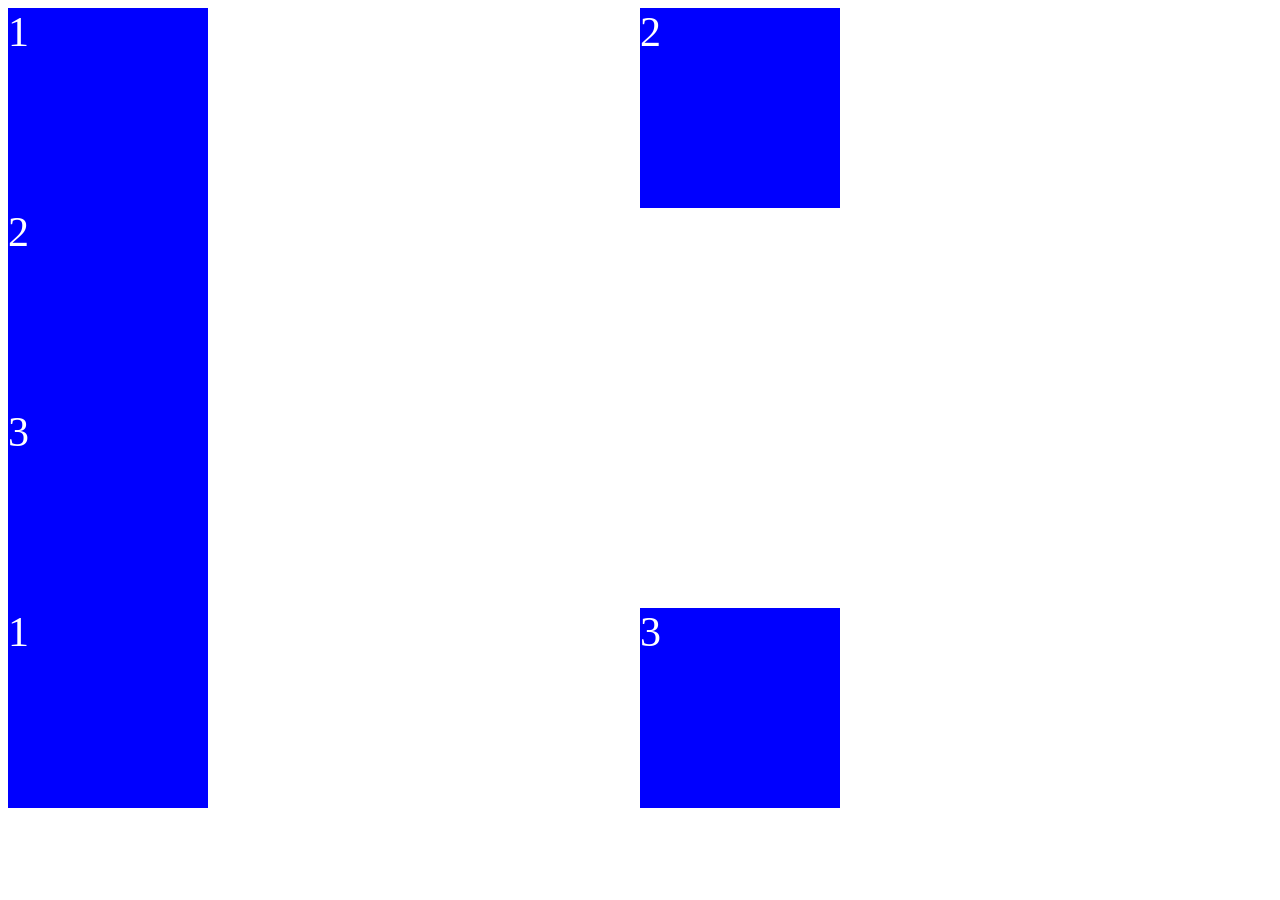
<file: boxmodel/index.html>
<!DOCTYPE html>
 <html lang="en">
 <head>
    <meta charset="UTF-8">
    <meta name="viewport" content="width=device-width, initial-scale=1.0">
    <title>Document</title>
    <link rel="stylesheet" href="style.css">
 </head>
 <body>
     <div class="container">
      <div class="box">1</div>
      <div class="box">2</div>
      <div class="box">3</div>
      <div class="box">1</div>
      <div class="box">2</div>
      <div class="box">3</div>
      
    </div>
 </body>
 </html>
</file>
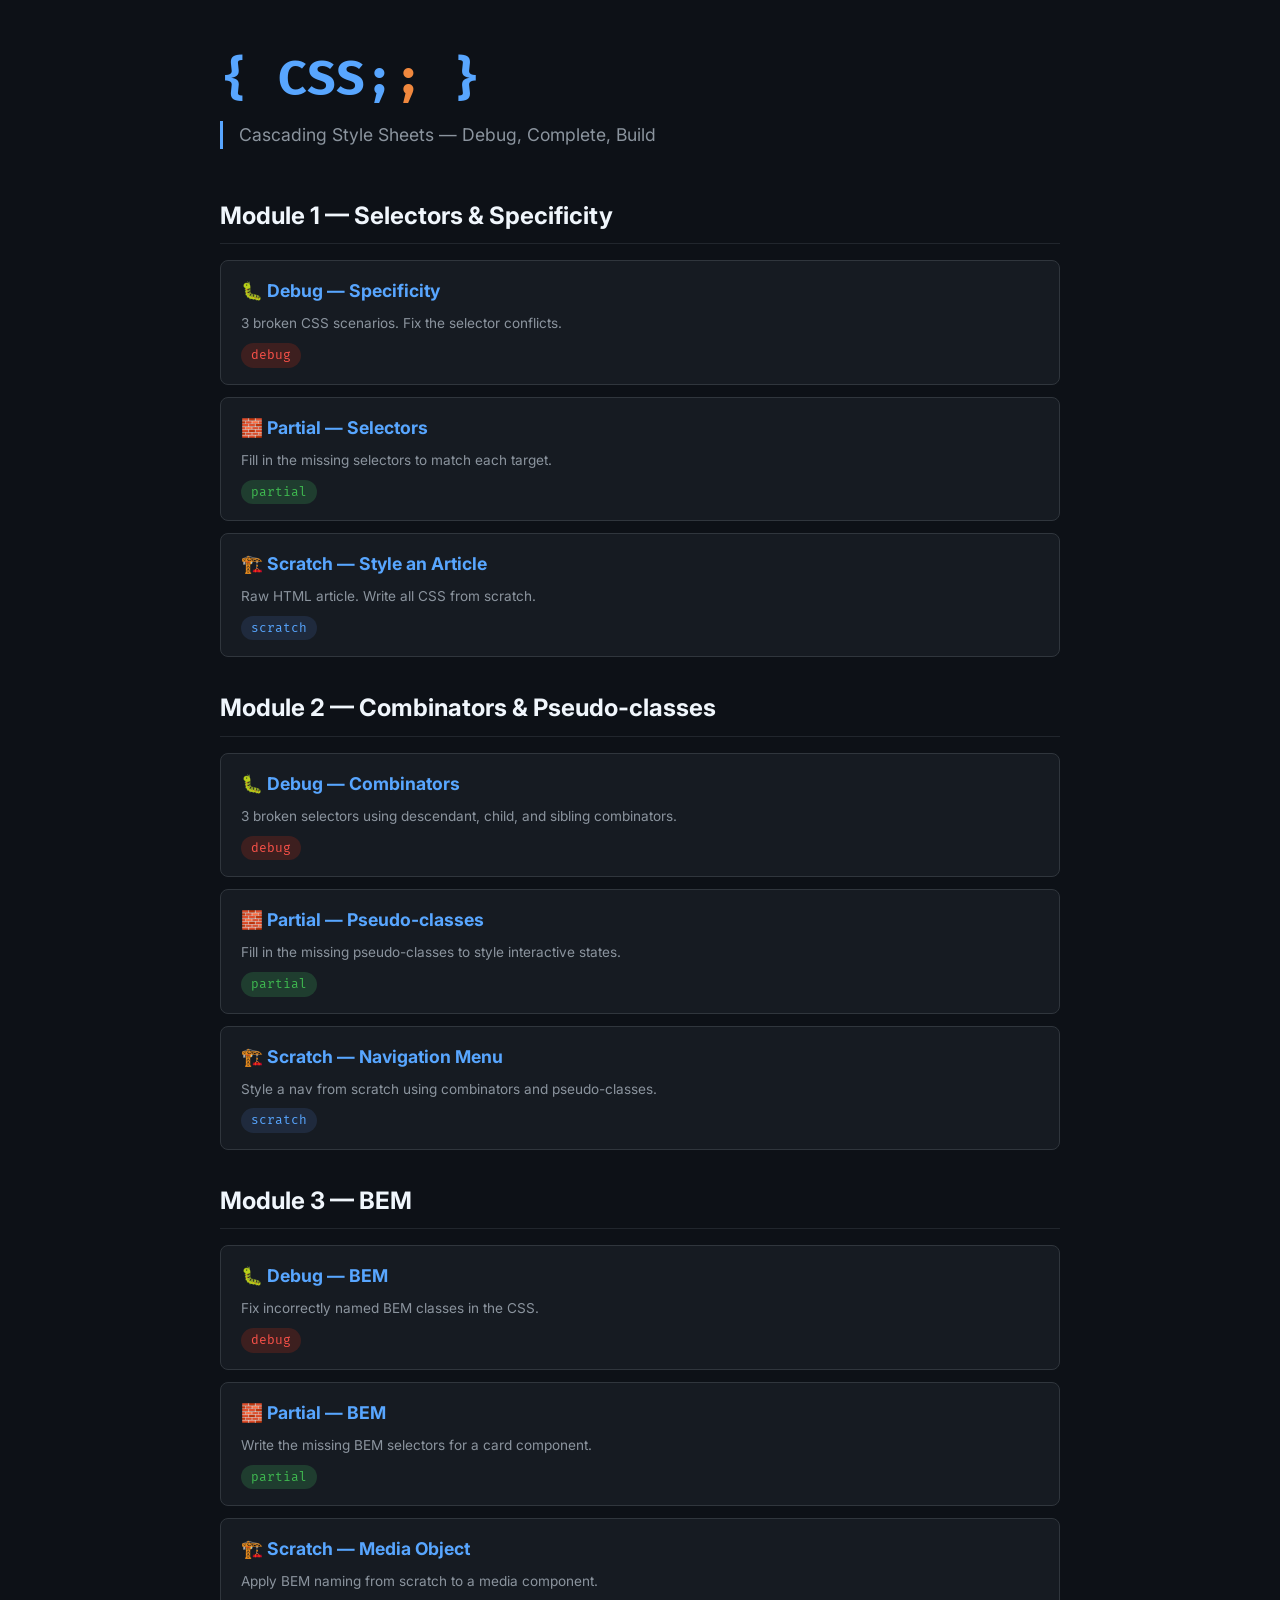
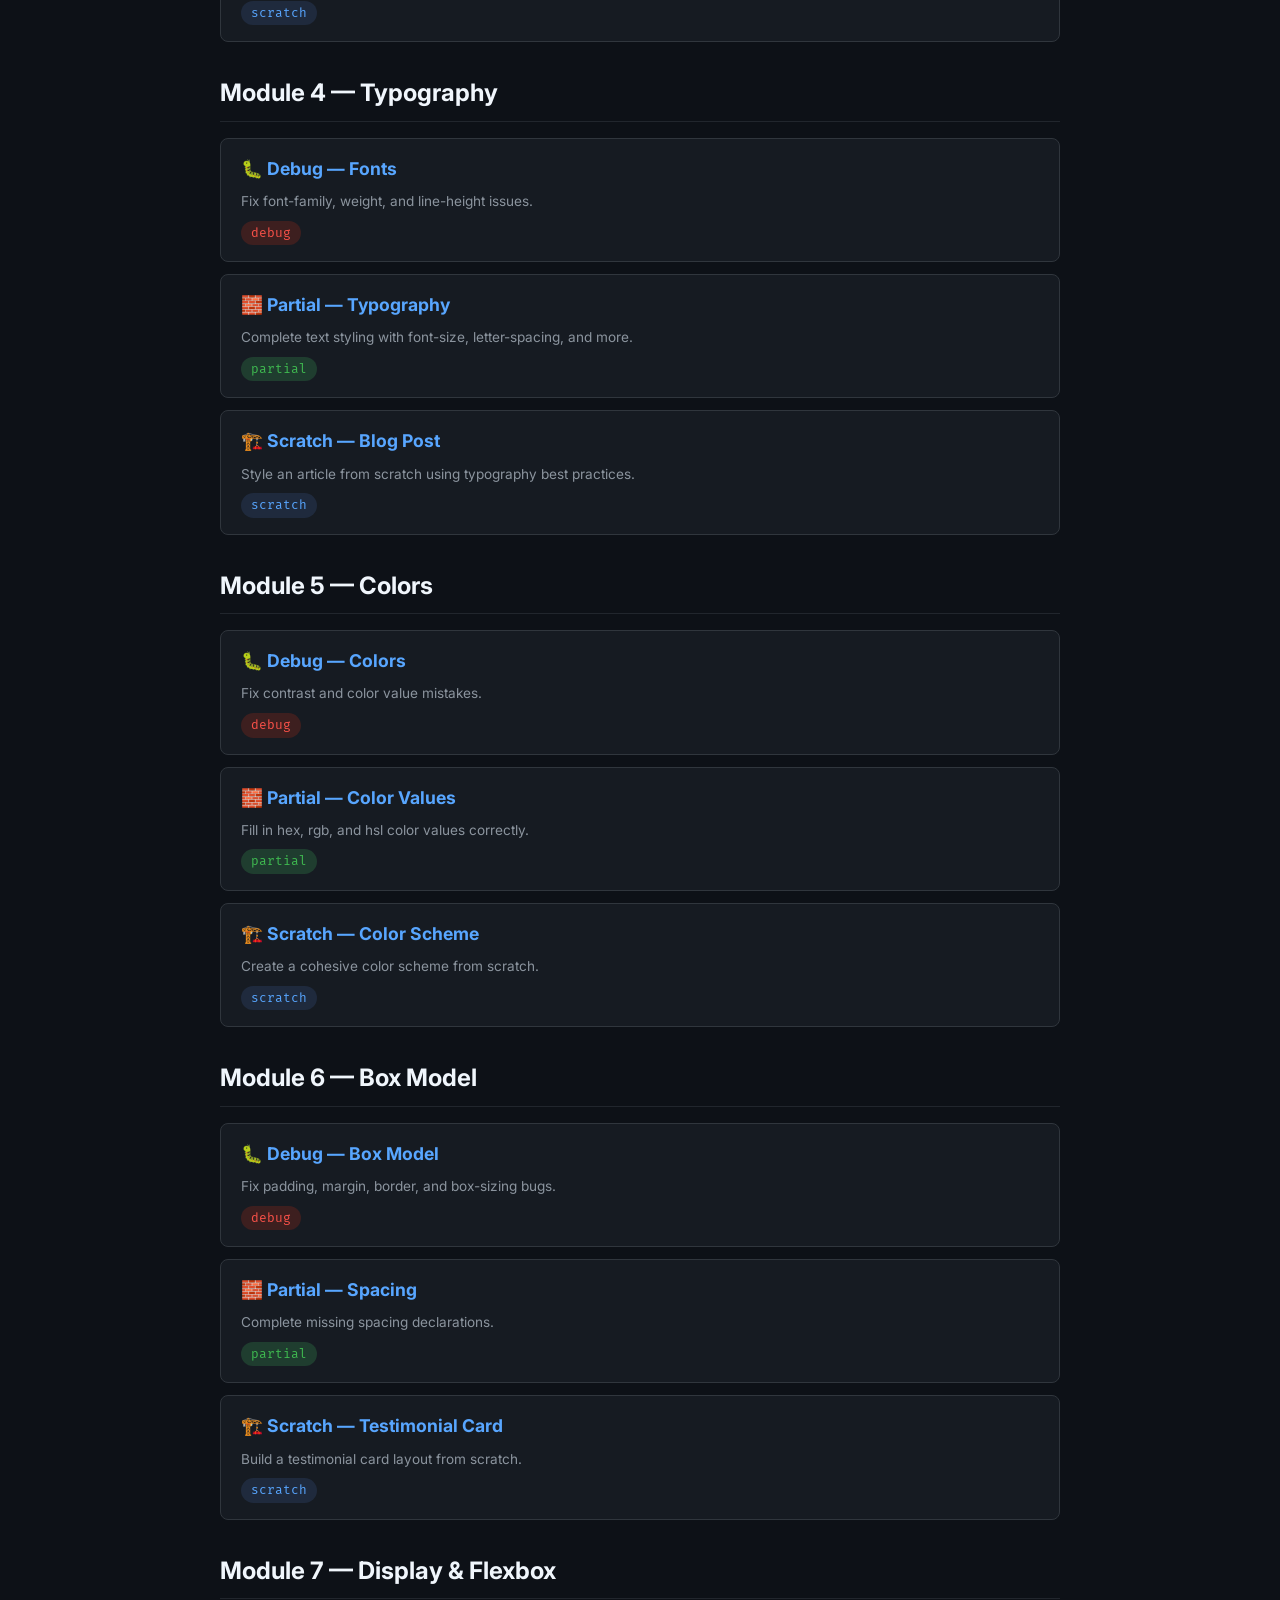
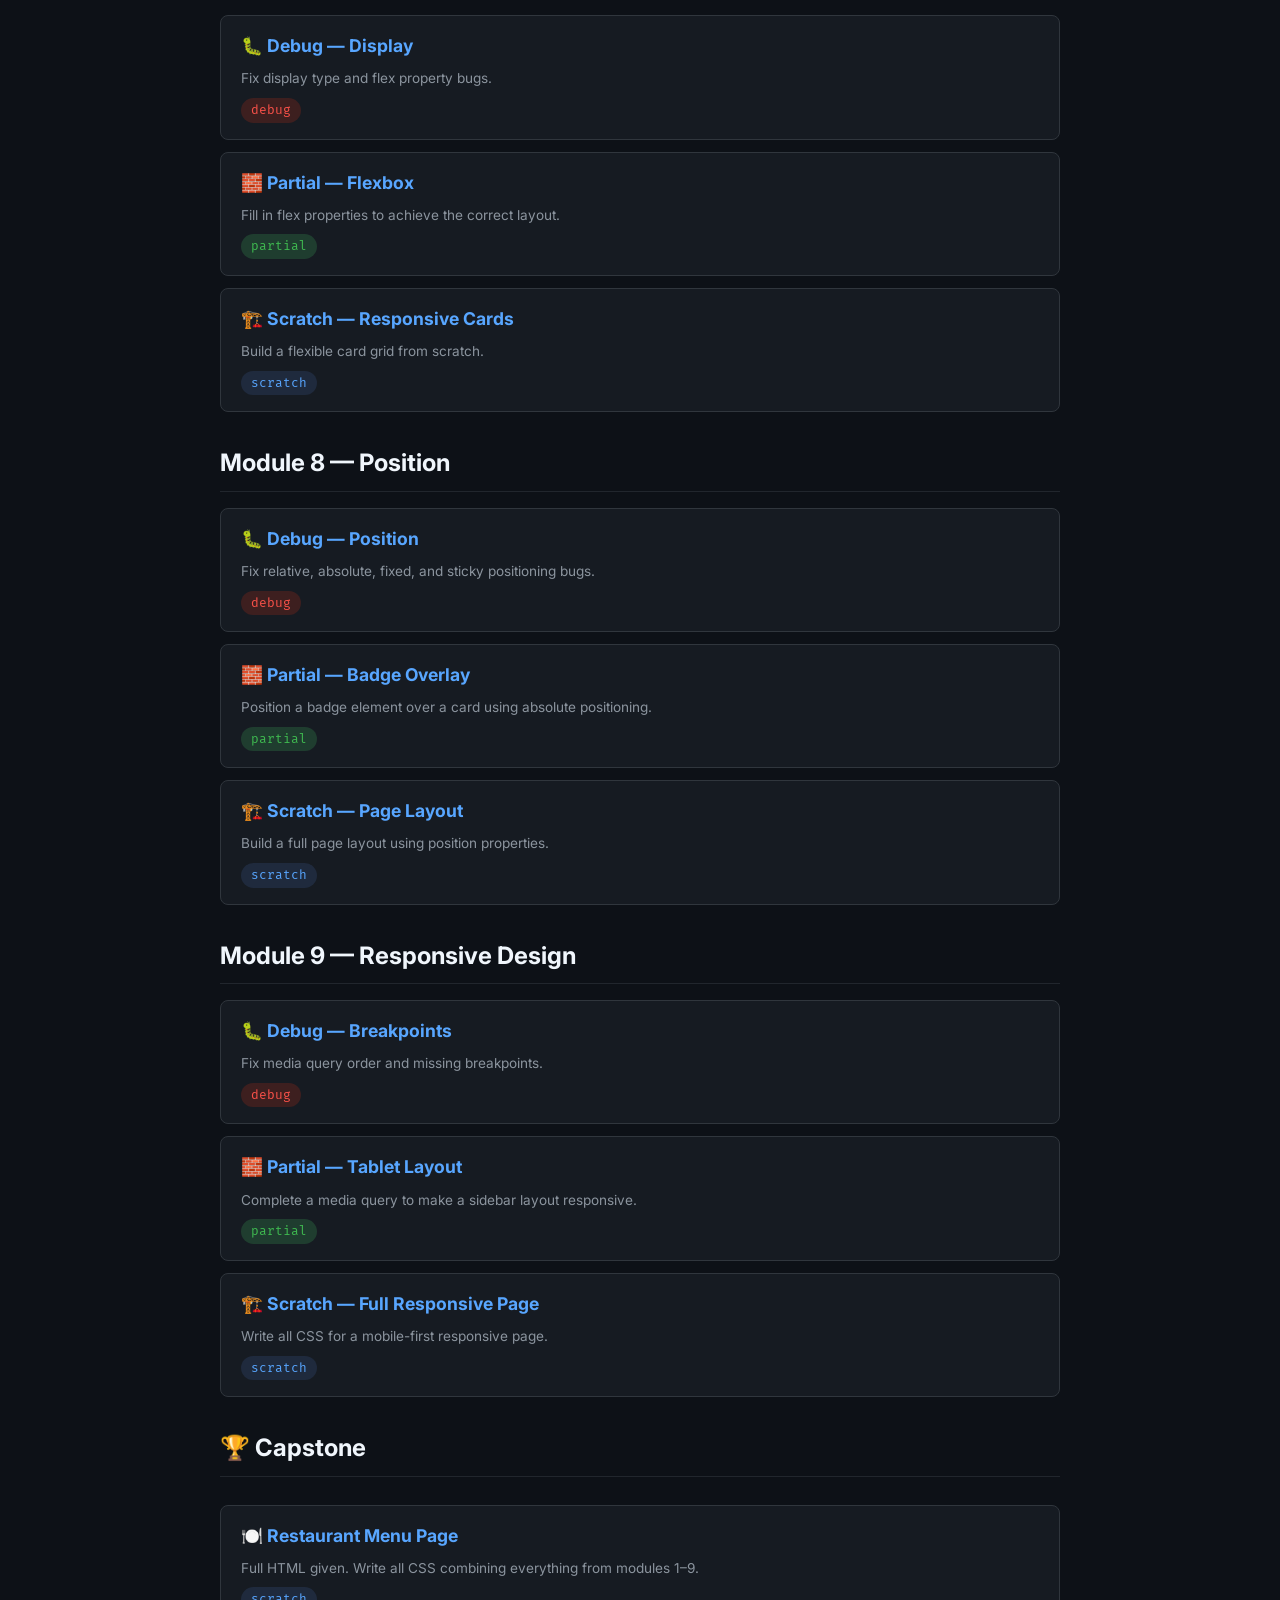
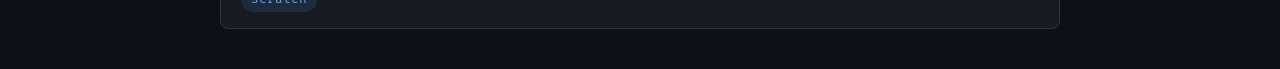
<file: css-ex/index.html>
<!DOCTYPE html>
<html lang="en">
<head>
  <meta charset="UTF-8">
  <meta name="viewport" content="width=device-width, initial-scale=1.0">
  <title>{ CSS; } — Course Hub</title>
  <link rel="preconnect" href="https://fonts.googleapis.com">
  <link href="https://fonts.googleapis.com/css2?family=Fira+Mono:wght@500;700&family=Inter:wght@400;600;700&display=swap" rel="stylesheet">
  <style>
    * { margin: 0; padding: 0; box-sizing: border-box; }
    body { font-family: 'Inter', sans-serif; background: #0d1117; color: #e6edf3; line-height: 1.6; padding: 40px 24px; }
    .container { max-width: 840px; margin: 0 auto; }
    h1 { font-family: 'Fira Mono', monospace; font-size: 3rem; color: #58a6ff; margin-bottom: 4px; }
    h1 span { color: #f0883e; }
    .subtitle { color: #8b949e; font-size: 1.1rem; margin-bottom: 48px; border-left: 3px solid #58a6ff; padding-left: 16px; }
    h2 { font-size: 1.5rem; color: #f0f6fc; margin: 32px 0 16px; padding-bottom: 8px; border-bottom: 1px solid #21262d; }
    .module-grid { display: flex; flex-direction: column; gap: 12px; }
    .module { background: #161b22; border: 1px solid #30363d; border-radius: 8px; padding: 16px 20px; transition: border-color 0.2s; }
    .module:hover { border-color: #58a6ff; }
    .module h3 { font-size: 1.1rem; margin-bottom: 8px; }
    .module h3 a { color: #58a6ff; text-decoration: none; }
    .module h3 a:hover { text-decoration: underline; }
    .module .meta { font-size: 0.85rem; color: #8b949e; }
    .ex-list { display: flex; gap: 8px; flex-wrap: wrap; margin-top: 8px; }
    .ex-tag { font-family: 'Fira Mono', monospace; font-size: 0.8rem; padding: 2px 10px; border-radius: 20px; background: #21262d; color: #8b949e; }
    .ex-tag.debug { background: #3d1f1f; color: #f85149; }
    .ex-tag.partial { background: #1f3d2f; color: #3fb950; }
    .ex-tag.scratch { background: #1f2a3d; color: #58a6ff; }
    .capstone { margin-top: 12px; }
  </style>
</head>
<body>
  <div class="container">
    <h1>{ CSS;<span>;</span> }</h1>
    <div class="subtitle">Cascading Style Sheets — Debug, Complete, Build</div>

    <h2>Module 1 — Selectors &amp; Specificity</h2>
    <div class="module-grid">
      <div class="module">
        <h3><a href="exercises/module-01-selectors/exercise-specificity.html">🐛 Debug — Specificity</a></h3>
        <div class="meta">3 broken CSS scenarios. Fix the selector conflicts.</div>
        <div class="ex-list"><span class="ex-tag debug">debug</span></div>
      </div>
      <div class="module">
        <h3><a href="exercises/module-01-selectors/partial-selectors.html">🧱 Partial — Selectors</a></h3>
        <div class="meta">Fill in the missing selectors to match each target.</div>
        <div class="ex-list"><span class="ex-tag partial">partial</span></div>
      </div>
      <div class="module">
        <h3><a href="exercises/module-01-selectors/scratch-style-article.html">🏗️ Scratch — Style an Article</a></h3>
        <div class="meta">Raw HTML article. Write all CSS from scratch.</div>
        <div class="ex-list"><span class="ex-tag scratch">scratch</span></div>
      </div>
    </div>

    <h2>Module 2 — Combinators &amp; Pseudo-classes</h2>
    <div class="module-grid">
      <div class="module">
        <h3><a href="exercises/module-02-combinators/exercise-combinators.html">🐛 Debug — Combinators</a></h3>
        <div class="meta">3 broken selectors using descendant, child, and sibling combinators.</div>
        <div class="ex-list"><span class="ex-tag debug">debug</span></div>
      </div>
      <div class="module">
        <h3><a href="exercises/module-02-combinators/partial-pseudo.html">🧱 Partial — Pseudo-classes</a></h3>
        <div class="meta">Fill in the missing pseudo-classes to style interactive states.</div>
        <div class="ex-list"><span class="ex-tag partial">partial</span></div>
      </div>
      <div class="module">
        <h3><a href="exercises/module-02-combinators/scratch-menu.html">🏗️ Scratch — Navigation Menu</a></h3>
        <div class="meta">Style a nav from scratch using combinators and pseudo-classes.</div>
        <div class="ex-list"><span class="ex-tag scratch">scratch</span></div>
      </div>
    </div>

    <h2>Module 3 — BEM</h2>
    <div class="module-grid">
      <div class="module">
        <h3><a href="exercises/module-03-bem/exercise-bem.html">🐛 Debug — BEM</a></h3>
        <div class="meta">Fix incorrectly named BEM classes in the CSS.</div>
        <div class="ex-list"><span class="ex-tag debug">debug</span></div>
      </div>
      <div class="module">
        <h3><a href="exercises/module-03-bem/partial-bem.html">🧱 Partial — BEM</a></h3>
        <div class="meta">Write the missing BEM selectors for a card component.</div>
        <div class="ex-list"><span class="ex-tag partial">partial</span></div>
      </div>
      <div class="module">
        <h3><a href="exercises/module-03-bem/scratch-bem.html">🏗️ Scratch — Media Object</a></h3>
        <div class="meta">Apply BEM naming from scratch to a media component.</div>
        <div class="ex-list"><span class="ex-tag scratch">scratch</span></div>
      </div>
    </div>

    <h2>Module 4 — Typography</h2>
    <div class="module-grid">
      <div class="module">
        <h3><a href="exercises/module-04-typography/exercise-font.html">🐛 Debug — Fonts</a></h3>
        <div class="meta">Fix font-family, weight, and line-height issues.</div>
        <div class="ex-list"><span class="ex-tag debug">debug</span></div>
      </div>
      <div class="module">
        <h3><a href="exercises/module-04-typography/partial-typography.html">🧱 Partial — Typography</a></h3>
        <div class="meta">Complete text styling with font-size, letter-spacing, and more.</div>
        <div class="ex-list"><span class="ex-tag partial">partial</span></div>
      </div>
      <div class="module">
        <h3><a href="exercises/module-04-typography/scratch-blog-post.html">🏗️ Scratch — Blog Post</a></h3>
        <div class="meta">Style an article from scratch using typography best practices.</div>
        <div class="ex-list"><span class="ex-tag scratch">scratch</span></div>
      </div>
    </div>

    <h2>Module 5 — Colors</h2>
    <div class="module-grid">
      <div class="module">
        <h3><a href="exercises/module-05-colors/exercise-color.html">🐛 Debug — Colors</a></h3>
        <div class="meta">Fix contrast and color value mistakes.</div>
        <div class="ex-list"><span class="ex-tag debug">debug</span></div>
      </div>
      <div class="module">
        <h3><a href="exercises/module-05-colors/partial-color-values.html">🧱 Partial — Color Values</a></h3>
        <div class="meta">Fill in hex, rgb, and hsl color values correctly.</div>
        <div class="ex-list"><span class="ex-tag partial">partial</span></div>
      </div>
      <div class="module">
        <h3><a href="exercises/module-05-colors/scratch-color-scheme.html">🏗️ Scratch — Color Scheme</a></h3>
        <div class="meta">Create a cohesive color scheme from scratch.</div>
        <div class="ex-list"><span class="ex-tag scratch">scratch</span></div>
      </div>
    </div>

    <h2>Module 6 — Box Model</h2>
    <div class="module-grid">
      <div class="module">
        <h3><a href="exercises/module-06-box-model/exercise-box.html">🐛 Debug — Box Model</a></h3>
        <div class="meta">Fix padding, margin, border, and box-sizing bugs.</div>
        <div class="ex-list"><span class="ex-tag debug">debug</span></div>
      </div>
      <div class="module">
        <h3><a href="exercises/module-06-box-model/partial-spacing.html">🧱 Partial — Spacing</a></h3>
        <div class="meta">Complete missing spacing declarations.</div>
        <div class="ex-list"><span class="ex-tag partial">partial</span></div>
      </div>
      <div class="module">
        <h3><a href="exercises/module-06-box-model/scratch-testimonial.html">🏗️ Scratch — Testimonial Card</a></h3>
        <div class="meta">Build a testimonial card layout from scratch.</div>
        <div class="ex-list"><span class="ex-tag scratch">scratch</span></div>
      </div>
    </div>

    <h2>Module 7 — Display &amp; Flexbox</h2>
    <div class="module-grid">
      <div class="module">
        <h3><a href="exercises/module-07-display-flexbox/exercise-display.html">🐛 Debug — Display</a></h3>
        <div class="meta">Fix display type and flex property bugs.</div>
        <div class="ex-list"><span class="ex-tag debug">debug</span></div>
      </div>
      <div class="module">
        <h3><a href="exercises/module-07-display-flexbox/partial-flexbox.html">🧱 Partial — Flexbox</a></h3>
        <div class="meta">Fill in flex properties to achieve the correct layout.</div>
        <div class="ex-list"><span class="ex-tag partial">partial</span></div>
      </div>
      <div class="module">
        <h3><a href="exercises/module-07-display-flexbox/scratch-responsive-cards.html">🏗️ Scratch — Responsive Cards</a></h3>
        <div class="meta">Build a flexible card grid from scratch.</div>
        <div class="ex-list"><span class="ex-tag scratch">scratch</span></div>
      </div>
    </div>

    <h2>Module 8 — Position</h2>
    <div class="module-grid">
      <div class="module">
        <h3><a href="exercises/module-08-position/exercise-position.html">🐛 Debug — Position</a></h3>
        <div class="meta">Fix relative, absolute, fixed, and sticky positioning bugs.</div>
        <div class="ex-list"><span class="ex-tag debug">debug</span></div>
      </div>
      <div class="module">
        <h3><a href="exercises/module-08-position/partial-badge.html">🧱 Partial — Badge Overlay</a></h3>
        <div class="meta">Position a badge element over a card using absolute positioning.</div>
        <div class="ex-list"><span class="ex-tag partial">partial</span></div>
      </div>
      <div class="module">
        <h3><a href="exercises/module-08-position/scratch-page-layout.html">🏗️ Scratch — Page Layout</a></h3>
        <div class="meta">Build a full page layout using position properties.</div>
        <div class="ex-list"><span class="ex-tag scratch">scratch</span></div>
      </div>
    </div>

    <h2>Module 9 — Responsive Design</h2>
    <div class="module-grid">
      <div class="module">
        <h3><a href="exercises/module-09-responsive/exercise-breakpoints.html">🐛 Debug — Breakpoints</a></h3>
        <div class="meta">Fix media query order and missing breakpoints.</div>
        <div class="ex-list"><span class="ex-tag debug">debug</span></div>
      </div>
      <div class="module">
        <h3><a href="exercises/module-09-responsive/partial-tablet.html">🧱 Partial — Tablet Layout</a></h3>
        <div class="meta">Complete a media query to make a sidebar layout responsive.</div>
        <div class="ex-list"><span class="ex-tag partial">partial</span></div>
      </div>
      <div class="module">
        <h3><a href="exercises/module-09-responsive/scratch-full-responsive.css">🏗️ Scratch — Full Responsive Page</a></h3>
        <div class="meta">Write all CSS for a mobile-first responsive page.</div>
        <div class="ex-list"><span class="ex-tag scratch">scratch</span></div>
      </div>
    </div>

    <h2>🏆 Capstone</h2>
    <div class="module-grid">
      <div class="module capstone">
        <h3><a href="exercises/capstone-restaurant/index.html">🍽️ Restaurant Menu Page</a></h3>
        <div class="meta">Full HTML given. Write all CSS combining everything from modules 1–9.</div>
        <div class="ex-list"><span class="ex-tag scratch">scratch</span></div>
      </div>
    </div>
  </div>
</body>
</html>
</file>
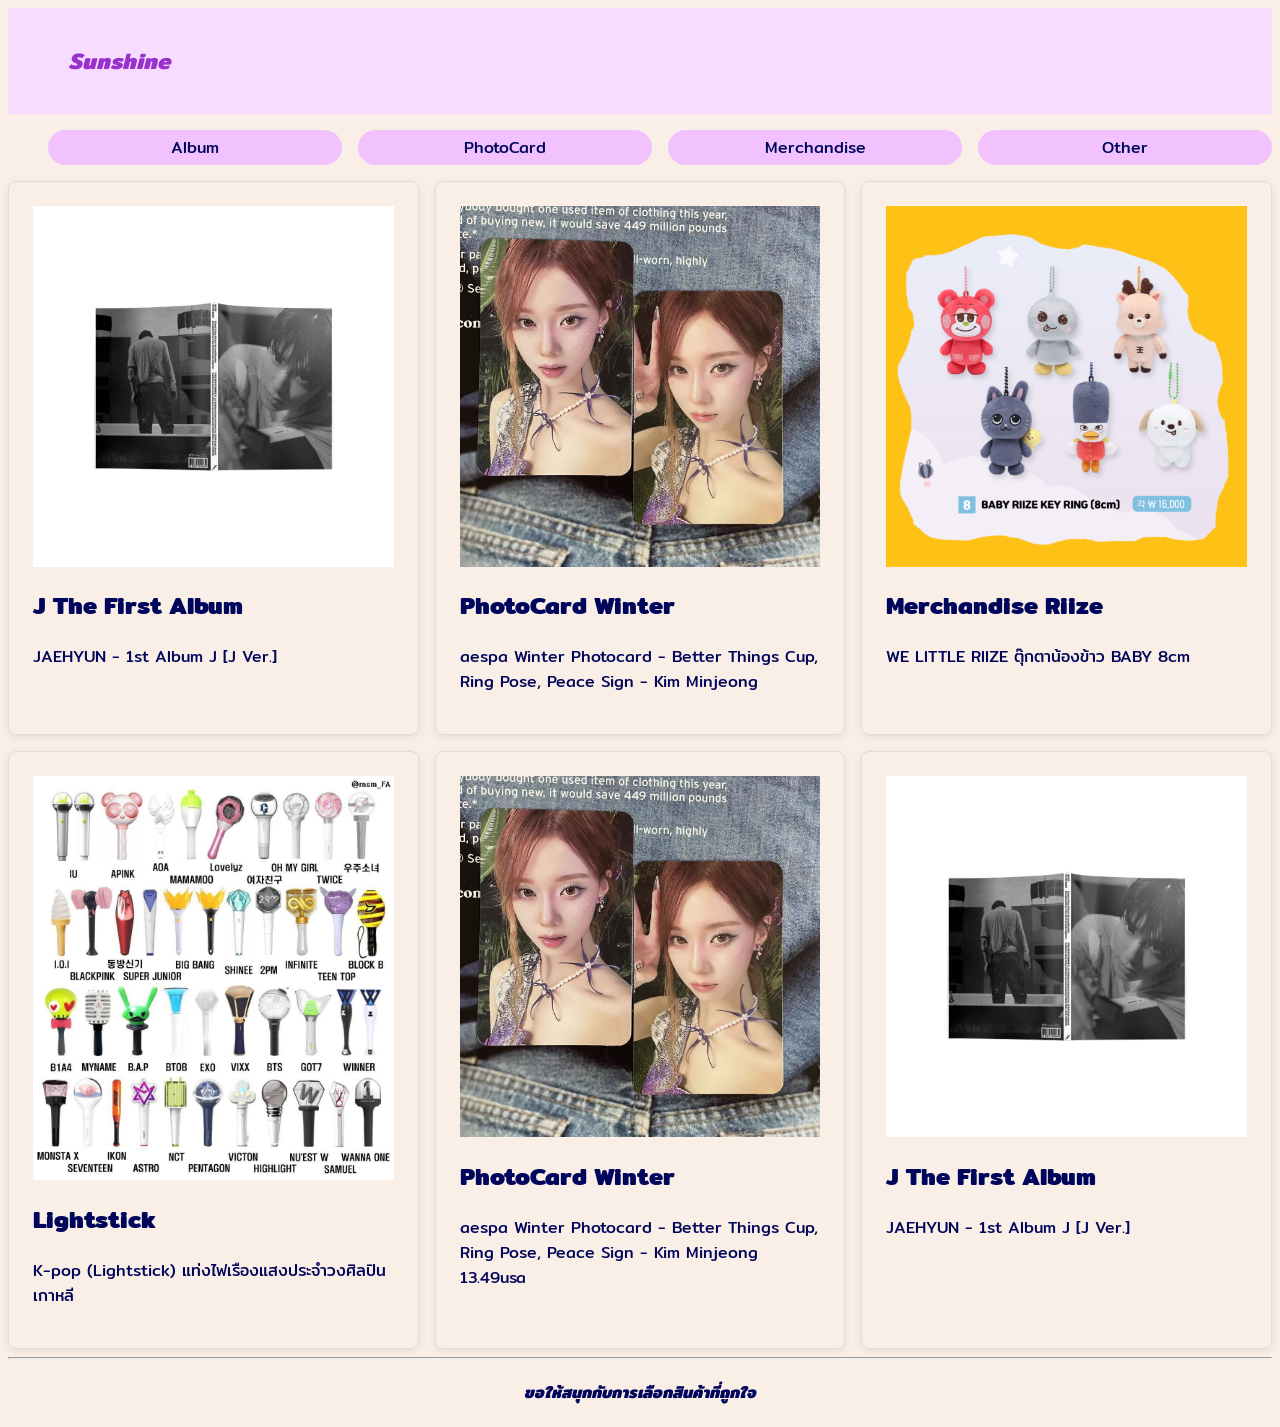
<file: html-css project/index.html>
<!DOCTYPE html>
<html lang="en">
<head>
    <meta charset="UTF-8">
    <meta name="viewport" content="width=device-width, initial-scale=1.0">
    <title>Sunshine Market</title>
    <!-- ดึงฟอนต์ Mitr จาก Google Fonts -->
    <link rel="preconnect" href="https://fonts.googleapis.com">
    <link rel="preconnect" href="https://fonts.gstatic.com" crossorigin>
    <link href="https://fonts.googleapis.com/css2?family=Mitr:wght@200;300;400;500;600;700&display=swap" rel="stylesheet">
    <!-- เชื่อมโยงกับการใช้ไฟล์สไตล์ CSS -->
    <link rel="stylesheet" href="style.css">
</head>
<body>
    <header class="page_Header">
            <div class="page_one">
                <h3><span style="color:darkorchid;">Sunshine</span></h3>
            </div></header>
<p></p>
          <!--หัวเมนู -->   
            <menu class="page_two">
                <div class="card-grid__item">Album</div>
                <div class="card-grid__item">PhotoCard</div>
                <div class="card-grid__item">Merchandise</div>
                <div class="card-grid__item">Other</div>
            </menu>
<p></p>
        <!-- รูปสินค้าและข้อมูลในbox -->    
            <article class="page_three">
                <div class="service-card">
            <img src="1st-album-j-j-ver.webp" alt="J Alabum - รูปภาพประกอบ" class="card-image" width="400" height="400">        
                    <h2>J The First Album</h2>
                <p>JAEHYUN - 1st Album J [J Ver.]</p></div>
                <div class="service-card">
            <img src="winter.png" alt="wintercard - รูปภาพประกอบ" class="card-image" width="400" height="400">
                    <h2>PhotoCard Winter</h2>
                <p>aespa Winter Photocard - Better Things Cup, Ring Pose, Peace Sign - Kim Minjeong </p></div>
                <div class="service-card">
            <img src="riize.jfif" alt="MDRiize - รูปภาพประกอบ" class="card-image" width="400" height="400">
                    <h2>Merchandise Riize</h2>
                <p> WE LITTLE RIIZE ตุ๊กตาน้องข้าว BABY 8cm</p></div>
                <div class="service-card">
            <img src="lightstick.jpg" alt="lightstick - รูปภาพประกอบ" class="card-image" width="350" height="350">
                    <h2>Lightstick</h2>
                <p>K-pop (Lightstick) แท่งไฟเรืองแสงประจำวงศิลปินเกาหลี</p></div>
                <div class="service-card">
            <img src="winter.png" alt="wintercard - รูปภาพประกอบ" class="card-image" width="400" height="400">
                    <h2>PhotoCard Winter</h2>
                <p>aespa Winter Photocard - Better Things Cup, Ring Pose, Peace Sign - Kim Minjeong 13.49usa</p></div>
                <div class="service-card">
            <img src="1st-album-j-j-ver.webp" alt="J Alabum - รูปภาพประกอบ" class="card-image" width="400" height="400">        
                    <h2>J The First Album</h2>
                <p>JAEHYUN - 1st Album J [J Ver.]</p></div>
            </article>
            <hr>
            <footer class="footer">
                <h4><span style="font-style: italic;"><center>ขอให้สนุกกับการเลือกสินค้าที่ถูกใจ</center></span></h4>
            </footer>

</body>
</html>
</file>
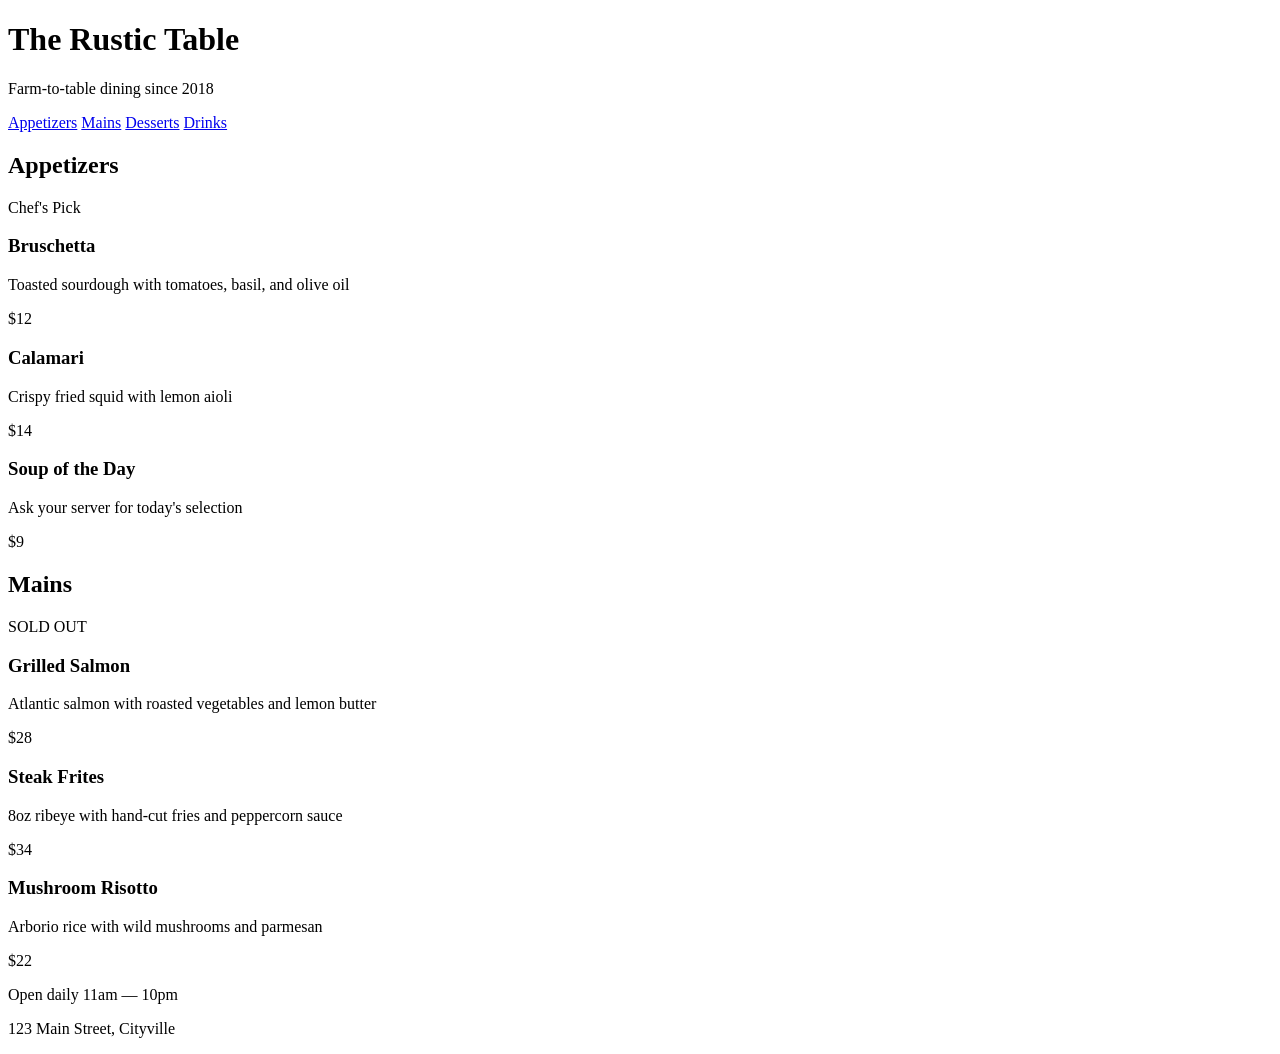
<file: css-ex/exercises/capstone-restaurant/index.html>
<!DOCTYPE html>
<html lang="en">
<head>
  <meta charset="UTF-8">
  <meta name="viewport" content="width=device-width, initial-scale=1.0">
  <title>🍽️ Restaurant Menu</title>
  <link rel="stylesheet" href="style.css">
</head>
<body>

  <header class="header">
    <h1 class="header__title">The Rustic Table</h1>
    <p class="header__subtitle">Farm-to-table dining since 2018</p>
  </header>

  <nav class="nav">
    <a href="#" class="nav__link">Appetizers</a>
    <a href="#" class="nav__link">Mains</a>
    <a href="#" class="nav__link">Desserts</a>
    <a href="#" class="nav__link">Drinks</a>
  </nav>

  <main class="menu">
    <section class="menu__section">
      <h2 class="menu__heading">Appetizers</h2>
      <div class="menu__grid">
        <div class="menu-item">
          <span class="menu-item__badge">Chef's Pick</span>
          <h3 class="menu-item__name">Bruschetta</h3>
          <p class="menu-item__desc">Toasted sourdough with tomatoes, basil, and olive oil</p>
          <span class="menu-item__price">$12</span>
        </div>
        <div class="menu-item">
          <h3 class="menu-item__name">Calamari</h3>
          <p class="menu-item__desc">Crispy fried squid with lemon aioli</p>
          <span class="menu-item__price">$14</span>
        </div>
        <div class="menu-item">
          <h3 class="menu-item__name">Soup of the Day</h3>
          <p class="menu-item__desc">Ask your server for today's selection</p>
          <span class="menu-item__price">$9</span>
        </div>
      </div>
    </section>

    <section class="menu__section">
      <h2 class="menu__heading">Mains</h2>
      <div class="menu__grid">
        <div class="menu-item">
          <span class="menu-item__badge menu-item__badge--sold">SOLD OUT</span>
          <h3 class="menu-item__name">Grilled Salmon</h3>
          <p class="menu-item__desc">Atlantic salmon with roasted vegetables and lemon butter</p>
          <span class="menu-item__price">$28</span>
        </div>
        <div class="menu-item">
          <h3 class="menu-item__name">Steak Frites</h3>
          <p class="menu-item__desc">8oz ribeye with hand-cut fries and peppercorn sauce</p>
          <span class="menu-item__price">$34</span>
        </div>
        <div class="menu-item">
          <h3 class="menu-item__name">Mushroom Risotto</h3>
          <p class="menu-item__desc">Arborio rice with wild mushrooms and parmesan</p>
          <span class="menu-item__price">$22</span>
        </div>
      </div>
    </section>
  </main>

  <footer class="footer">
    <p class="footer__text">Open daily 11am — 10pm</p>
    <p class="footer__text">123 Main Street, Cityville</p>
  </footer>

</body>
</html>
</file>
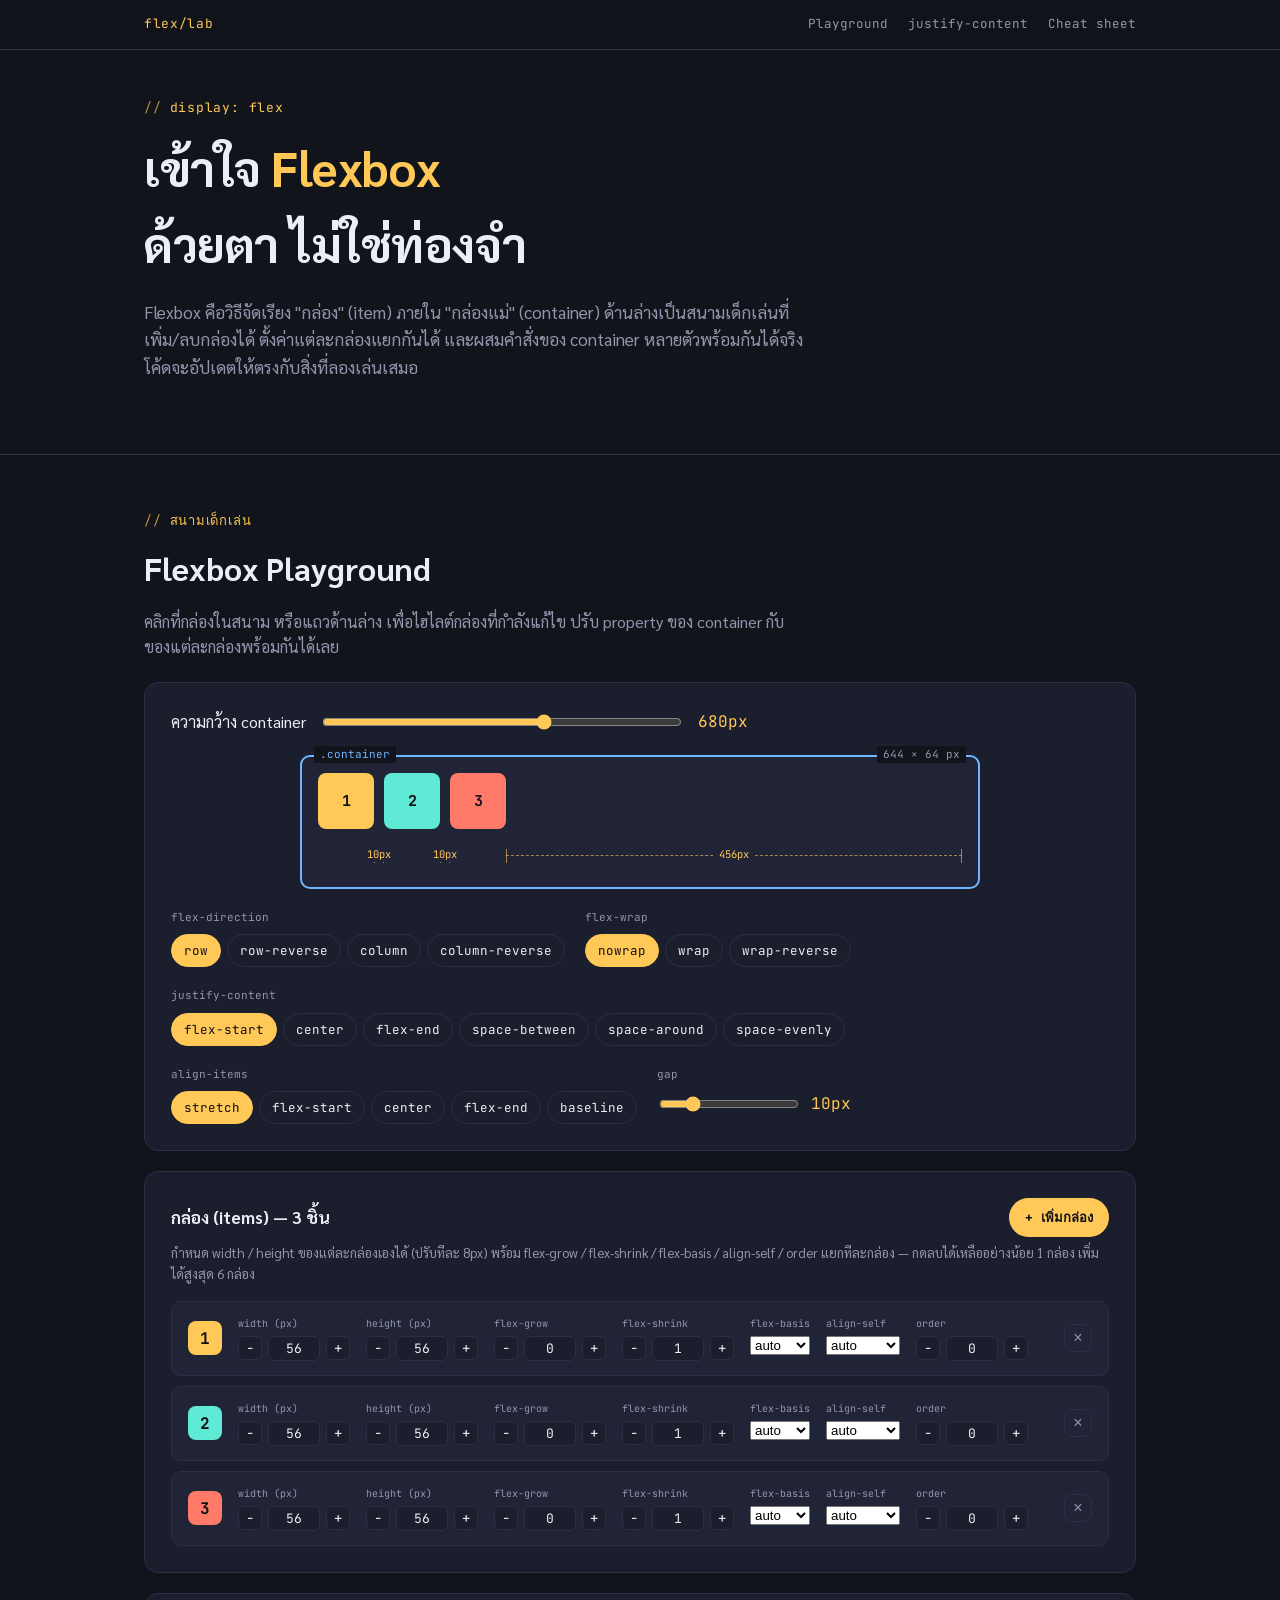
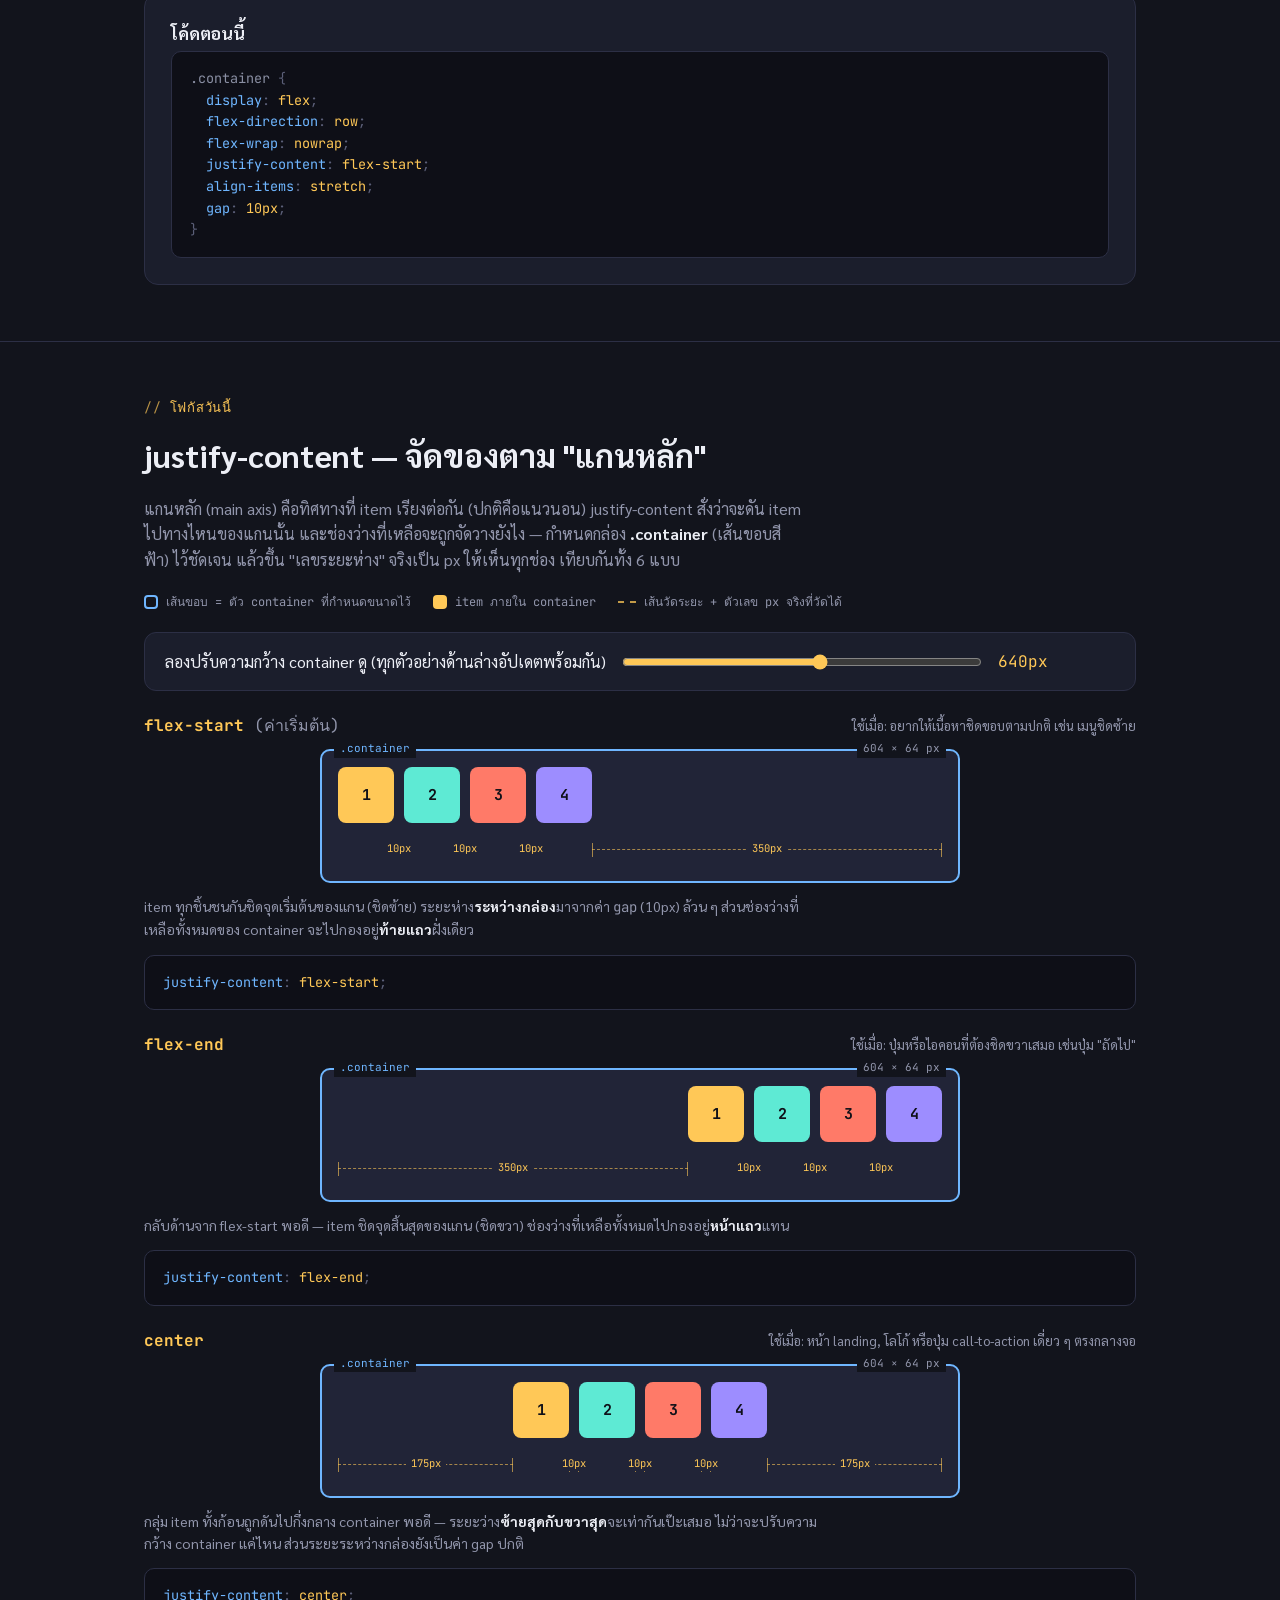
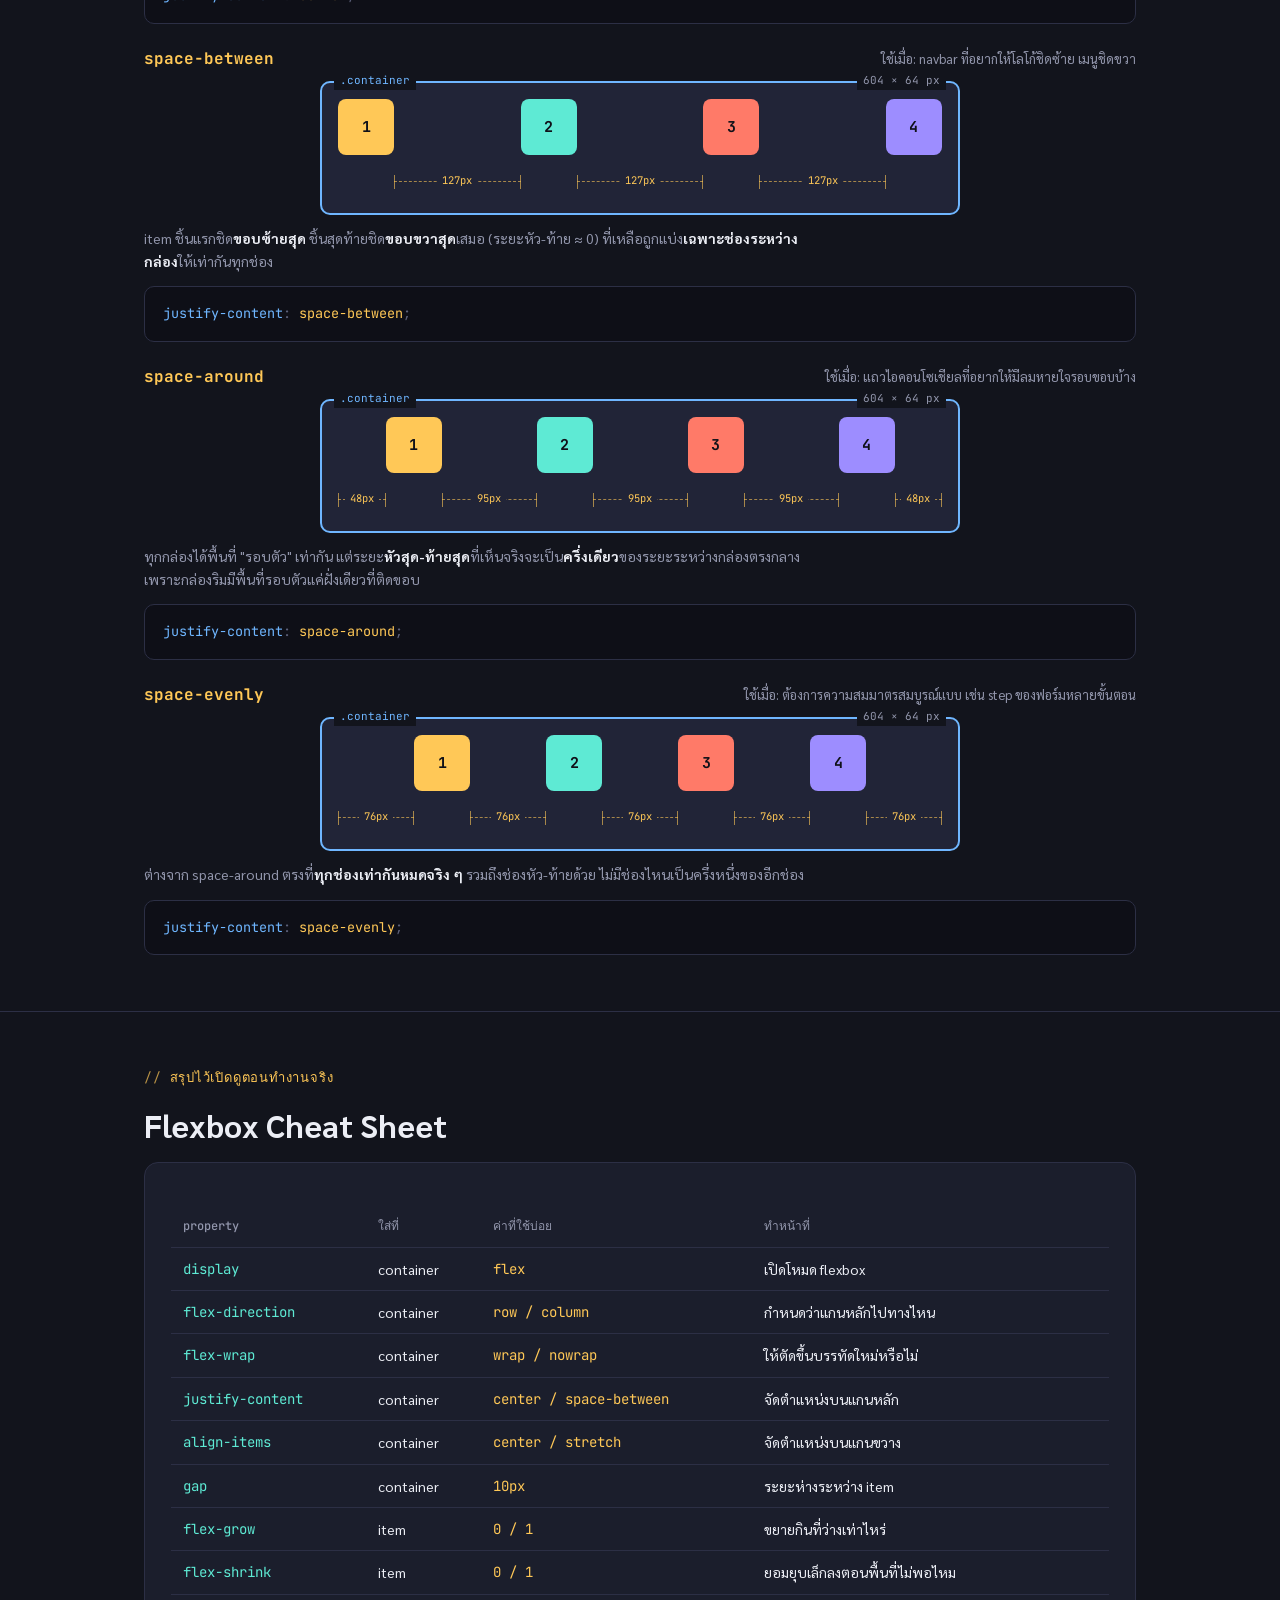
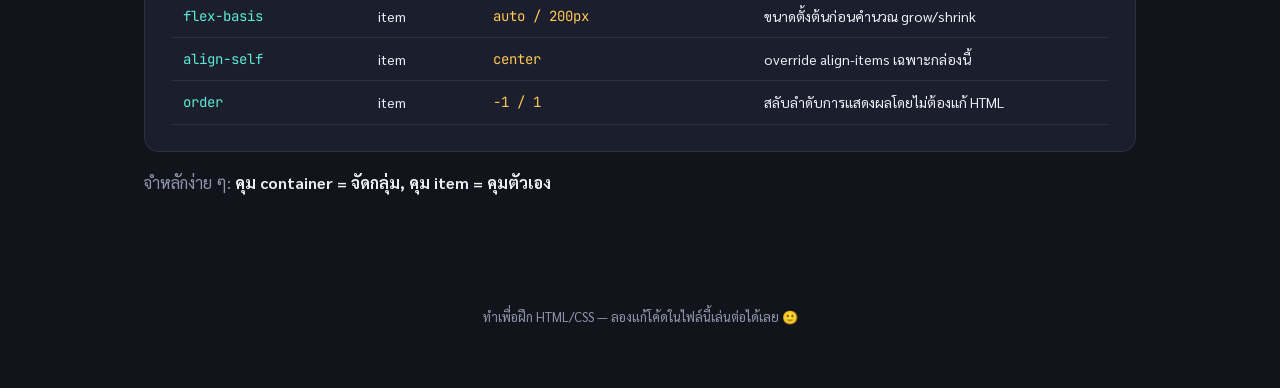
<file: Justify_content_ex.html>
<!DOCTYPE html>
<html lang="th">
<head>
<meta charset="UTF-8">
<meta name="viewport" content="width=device-width, initial-scale=1.0">
<title>CSS Flexbox Playground — เรียนรู้ด้วยภาพ ลองเองได้</title>
<link rel="preconnect" href="https://fonts.googleapis.com">
<link href="https://fonts.googleapis.com/css2?family=Sarabun:wght@400;500;600;700&family=JetBrains+Mono:wght@400;500;700&display=swap" rel="stylesheet">
<style>
  :root{
    --bg:#12141c;
    --panel:#1b1e2c;
    --panel-2:#212437;
    --border:#2c2f45;
    --text:#eceef5;
    --muted:#9296ac;
    --amber:#ffc857;
    --teal:#5eead4;
    --coral:#ff7a68;
    --violet:#9d8dff;
    --sky:#6fb6ff;
  }
  *{box-sizing:border-box;}
  html{scroll-behavior:smooth;}
  body{margin:0; background:var(--bg); color:var(--text); font-family:'Sarabun', sans-serif; line-height:1.6;}
  code, .mono{font-family:'JetBrains Mono', monospace;}

  .wrap{max-width:1040px; margin:0 auto; padding:0 24px;}
  section{padding:56px 0;}
  section + section{border-top:1px solid var(--border);}

  h1,h2,h3{font-family:'Sarabun', sans-serif; font-weight:700; margin:0 0 12px;}
  .eyebrow{
    font-family:'JetBrains Mono', monospace; color:var(--amber); font-size:13px;
    letter-spacing:.06em; text-transform:lowercase; margin-bottom:10px;
    display:flex; align-items:center; gap:8px;
  }
  .eyebrow::before{content:"//"; opacity:.7;}
  h2{font-size:clamp(24px,3.4vw,32px);}
  p.lead{color:var(--muted); font-size:16px; max-width:660px;}

  /* ---------- top nav ---------- */
  .topnav{position:sticky; top:0; z-index:50; background:rgba(18,20,28,.92); backdrop-filter:blur(8px); border-bottom:1px solid var(--border);}
  .navwrap{display:flex; align-items:center; justify-content:space-between; padding:14px 24px; max-width:1040px; margin:0 auto;}
  .navbrand{color:var(--amber); font-size:13px; letter-spacing:.05em;}
  .navlinks{display:flex; gap:20px;}
  .navlinks a{color:var(--muted); text-decoration:none; font-family:'JetBrains Mono',monospace; font-size:12.5px; transition:.15s;}
  .navlinks a:hover{color:var(--text);}

  /* ---------- hero ---------- */
  .hero{padding-top:48px;}
  .hero h1{font-size:clamp(32px,4.6vw,48px); letter-spacing:-0.01em;}
  .hero h1 span{color:var(--amber);}
  .hero p.lead{font-size:17px;}

  /* ---------- panels ---------- */
  .panel{background:var(--panel); border:1px solid var(--border); border-radius:14px; padding:26px;}
  .panel + .panel{margin-top:20px;}
  .panel-header{display:flex; align-items:center; justify-content:space-between; gap:12px; flex-wrap:wrap; margin-bottom:4px;}
  .panel-header h3{margin:0; font-size:17px;}
  .hint{font-size:13px; color:var(--muted); margin:6px 0 16px;}

  /* stage / container box */
  .container-box{
    background:var(--panel-2); border:2px solid var(--sky); border-radius:10px;
    padding:16px; position:relative; margin:0 auto; max-width:100%;
  }
  .container-box .container-tag{position:absolute; top:-11px; left:12px; background:var(--bg); padding:0 6px; font-family:'JetBrains Mono',monospace; font-size:11px; color:var(--sky);}
  .container-box .container-size{position:absolute; top:-11px; right:12px; background:var(--bg); padding:0 6px; font-family:'JetBrains Mono',monospace; font-size:11px; color:var(--muted);}
  .flexline{display:flex; min-height:64px;}

  .item{
    display:flex; align-items:center; justify-content:center;
    min-width:56px; height:56px; border-radius:8px;
    font-family:'JetBrains Mono',monospace; font-weight:700; font-size:15px;
    color:#0f1018; flex-shrink:0; cursor:pointer; transition:outline-color .15s;
    outline:2px solid transparent; outline-offset:2px;
  }
  .item.selected{outline-color:var(--amber);}
  .i1{background:var(--amber);} .i2{background:var(--teal);} .i3{background:var(--coral);}
  .i4{background:var(--violet);} .i5{background:var(--sky);} .i6{background:#ffe08a;}

  /* dimension ruler */
  .dim-ruler{position:relative; height:30px; margin-top:4px;}
  .dim-seg{position:absolute; top:8px; height:14px;}
  .dim-seg .bar{position:absolute; left:0; right:0; top:6px; border-top:1px dashed rgba(255,200,87,.6);}
  .dim-seg .tick{position:absolute; top:0; width:1px; height:14px; background:rgba(255,200,87,.6);}
  .dim-seg .tick.left{left:0;} .dim-seg .tick.right{right:0;}
  .dim-seg .label{
    position:absolute; top:-3px; left:50%; transform:translateX(-50%);
    background:var(--panel-2); padding:0 5px; z-index:2;
    font-family:'JetBrains Mono',monospace; font-size:10.5px; color:var(--amber); white-space:nowrap;
  }

  /* control groups */
  .controls-row{display:flex; flex-wrap:wrap; gap:20px; margin-top:20px;}
  .control-group{display:flex; flex-direction:column; gap:8px;}
  .control-group .glabel{font-family:'JetBrains Mono',monospace; font-size:11px; color:var(--muted);}
  .pillrow{display:flex; flex-wrap:wrap; gap:6px;}
  button.pill{
    font-family:'JetBrains Mono',monospace; font-size:12.5px; color:var(--text); background:transparent;
    border:1px solid var(--border); padding:7px 12px; border-radius:100px; cursor:pointer; transition:.15s ease;
  }
  button.pill:hover{border-color:var(--amber); color:var(--amber);}
  button.pill.active{background:var(--amber); border-color:var(--amber); color:#0f1018;}

  .width-control{display:flex; align-items:center; gap:14px; margin-bottom:20px; flex-wrap:wrap;}
  .width-control input[type=range]{flex:1; accent-color:var(--amber); max-width:360px;}
  .width-control .glabel{margin-bottom:0;}

  input[type=range]{accent-color:var(--amber);}

  /* code readout */
  .codebox{
    background:#0e0f17; border:1px solid var(--border); border-radius:10px;
    padding:16px 18px; font-family:'JetBrains Mono',monospace; font-size:13.5px; overflow-x:auto;
  }
  .codebox .k{color:#8a8fa3;} .codebox .p{color:var(--sky);} .codebox .v{color:var(--amber);} .codebox .punct{color:#5b5f78;}

  /* add box button */
  .add-box-btn{
    font-family:'JetBrains Mono',monospace; font-size:13px; color:#0f1018; background:var(--amber);
    border:none; border-radius:100px; padding:9px 16px; cursor:pointer; font-weight:700; transition:filter .15s;
  }
  .add-box-btn:hover{filter:brightness(1.08);}
  .add-box-btn:disabled{opacity:.35; cursor:not-allowed; filter:none;}

  /* item editor rows */
  .item-row{
    display:flex; align-items:center; gap:16px; flex-wrap:wrap;
    padding:14px 16px; background:var(--panel-2); border:1px solid var(--border); border-radius:10px;
    margin-top:10px; transition:border-color .15s ease; cursor:pointer;
  }
  .item-row.selected{border-color:var(--amber);}
  .item-row .item-id{
    width:34px; height:34px; border-radius:8px; display:flex; align-items:center; justify-content:center;
    font-family:'JetBrains Mono',monospace; font-weight:700; color:#0f1018; flex-shrink:0;
  }
  .item-fields{display:flex; flex-wrap:wrap; gap:16px; flex:1;}
  .item-field{display:flex; flex-direction:column; gap:4px;}
  .item-field .flabel{font-family:'JetBrains Mono',monospace; font-size:10px; color:var(--muted);}
  .stepper{display:flex; align-items:center; gap:6px;}
  .stepper button{
    width:24px; height:24px; border-radius:6px; border:1px solid var(--border); background:var(--panel);
    color:var(--text); cursor:pointer; font-family:'JetBrains Mono',monospace; font-size:14px; line-height:1;
  }
  .stepper button:hover{border-color:var(--amber); color:var(--amber);}
  .stepper .val{min-width:26px; text-align:center; font-family:'JetBrains Mono',monospace; font-size:13px;}
  .stepper-input{
    width:52px; text-align:center; background:var(--panel); border:1px solid var(--border); border-radius:6px;
    color:var(--text); font-family:'JetBrains Mono',monospace; font-size:13px; padding:3px 2px;
  }
  .stepper-input:focus{outline:none; border-color:var(--amber);}
  .stepper-input::-webkit-outer-spin-button, .stepper-input::-webkit-inner-spin-button{-webkit-appearance:none; margin:0;}
  .stepper-input[type=number] {-moz-appearance: textfield;}
  .select.mini{
    font-family:'JetBrains Mono',monospace; font-size:12px; color:var(--text);
    background:var(--panel); border:1px solid var(--border); border-radius:6px; padding:5px 7px;
  }
  .remove-btn{
    width:28px; height:28px; border-radius:8px; border:1px solid var(--border); background:transparent;
    color:var(--muted); cursor:pointer; font-size:16px; line-height:1; flex-shrink:0; margin-left:auto;
  }
  
  .remove-btn:hover{border-color:var(--coral); color:var(--coral);}
  .remove-btn:disabled{opacity:.3; cursor:not-allowed;}

  /* ---------- justify-content deep dive ---------- */
  .jc-intro-diagram{display:flex; gap:22px; flex-wrap:wrap; margin-top:20px; margin-bottom:8px;}
  .jc-legend{display:flex; align-items:center; gap:8px; font-family:'JetBrains Mono',monospace; font-size:12px; color:var(--muted);}
  .jc-legend .swatch{width:14px; height:14px; border-radius:4px;}
  .jc-legend .swatch.box{background:var(--amber);}
  .jc-legend .swatch.line{width:18px; height:2px; border-top:2px dashed rgba(255,200,87,.75); background:none; border-radius:0;}
  .jc-legend .swatch.edge{width:14px; height:14px; border:2px solid var(--sky); background:none;}

  .jc-card{margin-top:22px;}
  .jc-card-head{display:flex; align-items:baseline; justify-content:space-between; gap:12px; flex-wrap:wrap; margin-bottom:10px;}
  .jc-card-head .jc-name{font-family:'JetBrains Mono',monospace; font-weight:700; font-size:16px; color:var(--amber);}
  .jc-card-head .jc-usecase{font-size:13px; color:var(--muted);}
  .jc-explain{margin-top:12px; color:var(--muted); font-size:14px; max-width:680px;}
  .jc-explain b{color:var(--text);}

  /* cheat sheet */
  table.cheat{width:100%; border-collapse:collapse; margin-top:18px;}
  table.cheat th, table.cheat td{text-align:left; padding:10px 12px; border-bottom:1px solid var(--border); font-size:14px; vertical-align:top;}
  table.cheat th{font-family:'JetBrains Mono',monospace; color:var(--muted); font-weight:500; font-size:12px; text-transform:lowercase;}
  table.cheat td.prop{font-family:'JetBrains Mono',monospace; color:var(--teal); white-space:nowrap;}
  table.cheat td.val{font-family:'JetBrains Mono',monospace; color:var(--amber); white-space:nowrap;}

  footer{padding:40px 0 60px; text-align:center; color:var(--muted); font-size:13px;}

  @media (max-width:640px){
    section{padding:40px 0;}
    .panel{padding:18px;}
    .navlinks{gap:12px;}
    .item-row{flex-direction:column; align-items:flex-start;}
    .remove-btn{margin-left:0;}
  }
</style>
</head>
<body>

<nav class="topnav">
  <div class="navwrap">
    <span class="navbrand mono">flex/lab</span>
    <div class="navlinks">
      <a href="#playground">Playground</a>
      <a href="#justify">justify-content</a>
      <a href="#cheatsheet">Cheat sheet</a>
    </div>
  </div>
</nav>

<section class="hero">
  <div class="wrap">
    <div class="eyebrow">display: flex</div>
    <h1>เข้าใจ <span>Flexbox</span><br>ด้วยตา ไม่ใช่ท่องจำ</h1>
    <p class="lead">Flexbox คือวิธีจัดเรียง "กล่อง" (item) ภายใน "กล่องแม่" (container) ด้านล่างเป็นสนามเด็กเล่นที่เพิ่ม/ลบกล่องได้ ตั้งค่าแต่ละกล่องแยกกันได้ และผสมคำสั่งของ container หลายตัวพร้อมกันได้จริง โค้ดจะอัปเดตให้ตรงกับสิ่งที่ลองเล่นเสมอ</p>
  </div>
</section>

<section id="playground">
  <div class="wrap">
    <div class="eyebrow">สนามเด็กเล่น</div>
    <h2>Flexbox Playground</h2>
    <p class="lead">คลิกที่กล่องในสนาม หรือแถวด้านล่าง เพื่อไฮไลต์กล่องที่กำลังแก้ไข ปรับ property ของ container กับของแต่ละกล่องพร้อมกันได้เลย</p>

    <div class="panel" style="margin-top:22px;">
      <div class="width-control">
        <span class="glabel">ความกว้าง container</span>
        <input type="range" id="pg-width-slider" min="320" max="900" value="680">
        <span class="mono" id="pg-width-value" style="color:var(--amber); min-width:56px;">680px</span>
      </div>

      <div class="container-box" id="pg-wrap" style="width:680px;">
        <span class="container-tag">.container</span>
        <span class="container-size" id="pg-flex-size">680 × 64 px</span>
        <div class="flexline" id="pg-flex"></div>
        <div class="dim-ruler" id="pg-ruler"></div>
      </div>

      <div class="controls-row">
        <div class="control-group">
          <span class="glabel">flex-direction</span>
          <div class="pillrow" data-pgprop="flex-direction">
            <button class="pill active" data-value="row">row</button>
            <button class="pill" data-value="row-reverse">row-reverse</button>
            <button class="pill" data-value="column">column</button>
            <button class="pill" data-value="column-reverse">column-reverse</button>
          </div>
        </div>
        <div class="control-group">
          <span class="glabel">flex-wrap</span>
          <div class="pillrow" data-pgprop="flex-wrap">
            <button class="pill active" data-value="nowrap">nowrap</button>
            <button class="pill" data-value="wrap">wrap</button>
            <button class="pill" data-value="wrap-reverse">wrap-reverse</button>
          </div>
        </div>
        <div class="control-group">
          <span class="glabel">justify-content</span>
          <div class="pillrow" data-pgprop="justify-content">
            <button class="pill active" data-value="flex-start">flex-start</button>
            <button class="pill" data-value="center">center</button>
            <button class="pill" data-value="flex-end">flex-end</button>
            <button class="pill" data-value="space-between">space-between</button>
            <button class="pill" data-value="space-around">space-around</button>
            <button class="pill" data-value="space-evenly">space-evenly</button>
          </div>
        </div>
        <div class="control-group">
          <span class="glabel">align-items</span>
          <div class="pillrow" data-pgprop="align-items">
            <button class="pill active" data-value="stretch">stretch</button>
            <button class="pill" data-value="flex-start">flex-start</button>
            <button class="pill" data-value="center">center</button>
            <button class="pill" data-value="flex-end">flex-end</button>
            <button class="pill" data-value="baseline">baseline</button>
          </div>
        </div>
        <div class="control-group">
          <span class="glabel">gap</span>
          <div style="display:flex; align-items:center; gap:10px;">
            <input type="range" id="pg-gap-slider" min="0" max="48" value="10" style="width:140px;">
            <span class="mono" id="pg-gap-value" style="color:var(--amber);">10px</span>
          </div>
        </div>
      </div>
    </div>

    <div class="panel">
      <div class="panel-header">
        <h3>กล่อง (items) — <span id="pg-item-count">3</span> ชิ้น</h3>
        <button class="add-box-btn" id="pg-add-box" type="button">+ เพิ่มกล่อง</button>
      </div>
      <p class="hint">กำหนด width / height ของแต่ละกล่องเองได้ (ปรับทีละ 8px) พร้อม flex-grow / flex-shrink / flex-basis / align-self / order แยกทีละกล่อง — กดลบได้เหลืออย่างน้อย 1 กล่อง เพิ่มได้สูงสุด 6 กล่อง</p>
      <div id="pg-item-list"></div>
    </div>

    <div class="panel">
      <div class="panel-header"><h3>โค้ดตอนนี้</h3></div>
      <div class="codebox" id="pg-code"></div>
    </div>
  </div>
</section>

<section id="justify">
  <div class="wrap">
    <div class="eyebrow">โฟกัสวันนี้</div>
    <h2>justify-content — จัดของตาม "แกนหลัก"</h2>
    <p class="lead">แกนหลัก (main axis) คือทิศทางที่ item เรียงต่อกัน (ปกติคือแนวนอน) justify-content สั่งว่าจะดัน item ไปทางไหนของแกนนั้น และช่องว่างที่เหลือจะถูกจัดวางยังไง — กำหนดกล่อง <b style="color:var(--text)">.container</b> (เส้นขอบสีฟ้า) ไว้ชัดเจน แล้วขึ้น "เลขระยะห่าง" จริงเป็น px ให้เห็นทุกช่อง เทียบกันทั้ง 6 แบบ</p>

    <div class="jc-intro-diagram">
      <span class="jc-legend"><span class="swatch edge"></span> เส้นขอบ = ตัว container ที่กำหนดขนาดไว้</span>
      <span class="jc-legend"><span class="swatch box"></span> item ภายใน container</span>
      <span class="jc-legend"><span class="swatch line"></span> เส้นวัดระยะ + ตัวเลข px จริงที่วัดได้</span>
    </div>

    <div class="width-control" style="background:var(--panel); border:1px solid var(--border); border-radius:12px; padding:16px 20px; margin-top:20px;">
      <span class="glabel">ลองปรับความกว้าง container ดู (ทุกตัวอย่างด้านล่างอัปเดตพร้อมกัน)</span>
      <input type="range" id="jc-width-slider" min="320" max="900" value="640">
      <span class="mono" id="jc-width-value" style="color:var(--amber); min-width:56px;">640px</span>
    </div>

    <div class="jc-card">
      <div class="jc-card-head">
        <span class="jc-name">flex-start <span style="color:var(--muted); font-weight:400;">(ค่าเริ่มต้น)</span></span>
        <span class="jc-usecase">ใช้เมื่อ: อยากให้เนื้อหาชิดขอบตามปกติ เช่น เมนูชิดซ้าย</span>
      </div>
      <div class="container-box" id="jc-wrap-flex-start">
        <span class="container-tag">.container</span>
        <span class="container-size" id="jc-flex-flex-start-size">640 × 64 px</span>
        <div class="flexline" id="jc-flex-flex-start" style="justify-content:flex-start; gap:10px;">
          <div class="item i1">1</div><div class="item i2">2</div><div class="item i3">3</div><div class="item i4">4</div>
        </div>
        <div class="dim-ruler" id="jc-ruler-flex-start"></div>
      </div>
      <p class="jc-explain">item ทุกชิ้นชนกันชิดจุดเริ่มต้นของแกน (ชิดซ้าย) ระยะห่าง<b>ระหว่างกล่อง</b>มาจากค่า <code class="mono">gap</code> (10px) ล้วน ๆ ส่วนช่องว่างที่เหลือทั้งหมดของ container จะไปกองอยู่<b>ท้ายแถว</b>ฝั่งเดียว</p>
      <div class="codebox"><span class="p">justify-content</span><span class="punct">:</span> <span class="v">flex-start</span><span class="punct">;</span></div>
    </div>

    <div class="jc-card">
      <div class="jc-card-head">
        <span class="jc-name">flex-end</span>
        <span class="jc-usecase">ใช้เมื่อ: ปุ่มหรือไอคอนที่ต้องชิดขวาเสมอ เช่นปุ่ม "ถัดไป"</span>
      </div>
      <div class="container-box" id="jc-wrap-flex-end">
        <span class="container-tag">.container</span>
        <span class="container-size" id="jc-flex-flex-end-size">640 × 64 px</span>
        <div class="flexline" id="jc-flex-flex-end" style="justify-content:flex-end; gap:10px;">
          <div class="item i1">1</div><div class="item i2">2</div><div class="item i3">3</div><div class="item i4">4</div>
        </div>
        <div class="dim-ruler" id="jc-ruler-flex-end"></div>
      </div>
      <p class="jc-explain">กลับด้านจาก flex-start พอดี — item ชิดจุดสิ้นสุดของแกน (ชิดขวา) ช่องว่างที่เหลือทั้งหมดไปกองอยู่<b>หน้าแถว</b>แทน</p>
      <div class="codebox"><span class="p">justify-content</span><span class="punct">:</span> <span class="v">flex-end</span><span class="punct">;</span></div>
    </div>

    <div class="jc-card">
      <div class="jc-card-head">
        <span class="jc-name">center</span>
        <span class="jc-usecase">ใช้เมื่อ: หน้า landing, โลโก้ หรือปุ่ม call-to-action เดี่ยว ๆ ตรงกลางจอ</span>
      </div>
      <div class="container-box" id="jc-wrap-center">
        <span class="container-tag">.container</span>
        <span class="container-size" id="jc-flex-center-size">640 × 64 px</span>
        <div class="flexline" id="jc-flex-center" style="justify-content:center; gap:10px;">
          <div class="item i1">1</div><div class="item i2">2</div><div class="item i3">3</div><div class="item i4">4</div>
        </div>
        <div class="dim-ruler" id="jc-ruler-center"></div>
      </div>
      <p class="jc-explain">กลุ่ม item ทั้งก้อนถูกดันไปกึ่งกลาง container พอดี — ระยะว่าง<b>ซ้ายสุดกับขวาสุด</b>จะเท่ากันเป๊ะเสมอ ไม่ว่าจะปรับความกว้าง container แค่ไหน ส่วนระยะระหว่างกล่องยังเป็นค่า gap ปกติ</p>
      <div class="codebox"><span class="p">justify-content</span><span class="punct">:</span> <span class="v">center</span><span class="punct">;</span></div>
    </div>

    <div class="jc-card">
      <div class="jc-card-head">
        <span class="jc-name">space-between</span>
        <span class="jc-usecase">ใช้เมื่อ: navbar ที่อยากให้โลโก้ชิดซ้าย เมนูชิดขวา</span>
      </div>
      <div class="container-box" id="jc-wrap-space-between">
        <span class="container-tag">.container</span>
        <span class="container-size" id="jc-flex-space-between-size">640 × 64 px</span>
        <div class="flexline" id="jc-flex-space-between" style="justify-content:space-between;">
          <div class="item i1">1</div><div class="item i2">2</div><div class="item i3">3</div><div class="item i4">4</div>
        </div>
        <div class="dim-ruler" id="jc-ruler-space-between"></div>
      </div>
      <p class="jc-explain">item ชิ้นแรกชิด<b>ขอบซ้ายสุด</b> ชิ้นสุดท้ายชิด<b>ขอบขวาสุด</b>เสมอ (ระยะหัว-ท้าย ≈ 0) ที่เหลือถูกแบ่ง<b>เฉพาะช่องระหว่างกล่อง</b>ให้เท่ากันทุกช่อง</p>
      <div class="codebox"><span class="p">justify-content</span><span class="punct">:</span> <span class="v">space-between</span><span class="punct">;</span></div>
    </div>

    <div class="jc-card">
      <div class="jc-card-head">
        <span class="jc-name">space-around</span>
        <span class="jc-usecase">ใช้เมื่อ: แถวไอคอนโซเชียลที่อยากให้มีลมหายใจรอบขอบบ้าง</span>
      </div>
      <div class="container-box" id="jc-wrap-space-around">
        <span class="container-tag">.container</span>
        <span class="container-size" id="jc-flex-space-around-size">640 × 64 px</span>
        <div class="flexline" id="jc-flex-space-around" style="justify-content:space-around;">
          <div class="item i1">1</div><div class="item i2">2</div><div class="item i3">3</div><div class="item i4">4</div>
        </div>
        <div class="dim-ruler" id="jc-ruler-space-around"></div>
      </div>
      <p class="jc-explain">ทุกกล่องได้พื้นที่ "รอบตัว" เท่ากัน แต่ระยะ<b>หัวสุด-ท้ายสุด</b>ที่เห็นจริงจะเป็น<b>ครึ่งเดียว</b>ของระยะระหว่างกล่องตรงกลาง เพราะกล่องริมมีพื้นที่รอบตัวแค่ฝั่งเดียวที่ติดขอบ</p>
      <div class="codebox"><span class="p">justify-content</span><span class="punct">:</span> <span class="v">space-around</span><span class="punct">;</span></div>
    </div>

    <div class="jc-card">
      <div class="jc-card-head">
        <span class="jc-name">space-evenly</span>
        <span class="jc-usecase">ใช้เมื่อ: ต้องการความสมมาตรสมบูรณ์แบบ เช่น step ของฟอร์มหลายขั้นตอน</span>
      </div>
      <div class="container-box" id="jc-wrap-space-evenly">
        <span class="container-tag">.container</span>
        <span class="container-size" id="jc-flex-space-evenly-size">640 × 64 px</span>
        <div class="flexline" id="jc-flex-space-evenly" style="justify-content:space-evenly;">
          <div class="item i1">1</div><div class="item i2">2</div><div class="item i3">3</div><div class="item i4">4</div>
        </div>
        <div class="dim-ruler" id="jc-ruler-space-evenly"></div>
      </div>
      <p class="jc-explain">ต่างจาก space-around ตรงที่<b>ทุกช่องเท่ากันหมดจริง ๆ</b> รวมถึงช่องหัว-ท้ายด้วย ไม่มีช่องไหนเป็นครึ่งหนึ่งของอีกช่อง</p>
      <div class="codebox"><span class="p">justify-content</span><span class="punct">:</span> <span class="v">space-evenly</span><span class="punct">;</span></div>
    </div>
  </div>
</section>

<section id="cheatsheet">
  <div class="wrap">
    <div class="eyebrow">สรุปไว้เปิดดูตอนทำงานจริง</div>
    <h2>Flexbox Cheat Sheet</h2>
    <div class="panel">
      <table class="cheat">
        <tr><th>Property</th><th>ใส่ที่</th><th>ค่าที่ใช้บ่อย</th><th>ทำหน้าที่</th></tr>
        <tr><td class="prop">display</td><td>container</td><td class="val">flex</td><td>เปิดโหมด flexbox</td></tr>
        <tr><td class="prop">flex-direction</td><td>container</td><td class="val">row / column</td><td>กำหนดว่าแกนหลักไปทางไหน</td></tr>
        <tr><td class="prop">flex-wrap</td><td>container</td><td class="val">wrap / nowrap</td><td>ให้ตัดขึ้นบรรทัดใหม่หรือไม่</td></tr>
        <tr><td class="prop">justify-content</td><td>container</td><td class="val">center / space-between</td><td>จัดตำแหน่งบนแกนหลัก</td></tr>
        <tr><td class="prop">align-items</td><td>container</td><td class="val">center / stretch</td><td>จัดตำแหน่งบนแกนขวาง</td></tr>
        <tr><td class="prop">gap</td><td>container</td><td class="val">10px</td><td>ระยะห่างระหว่าง item</td></tr>
        <tr><td class="prop">flex-grow</td><td>item</td><td class="val">0 / 1</td><td>ขยายกินที่ว่างเท่าไหร่</td></tr>
        <tr><td class="prop">flex-shrink</td><td>item</td><td class="val">0 / 1</td><td>ยอมยุบเล็กลงตอนพื้นที่ไม่พอไหม</td></tr>
        <tr><td class="prop">flex-basis</td><td>item</td><td class="val">auto / 200px</td><td>ขนาดตั้งต้นก่อนคำนวณ grow/shrink</td></tr>
        <tr><td class="prop">align-self</td><td>item</td><td class="val">center</td><td>override align-items เฉพาะกล่องนี้</td></tr>
        <tr><td class="prop">order</td><td>item</td><td class="val">-1 / 1</td><td>สลับลำดับการแสดงผลโดยไม่ต้องแก้ HTML</td></tr>
      </table>
    </div>
    <p class="lead" style="margin-top:18px;">จำหลักง่าย ๆ: <b style="color:var(--text)">คุม container = จัดกลุ่ม, คุม item = คุมตัวเอง</b></p>
  </div>
</section>

<footer>ทำเพื่อฝึก HTML/CSS — ลองแก้โค้ดในไฟล์นี้เล่นต่อได้เลย 🙂</footer>

<script>
  /* ================= generic gap-ruler measurement (reused by playground + justify demos) ================= */
  function renderGapRuler(flexEl, rulerEl, sizeEl){
    if(!flexEl || !rulerEl) return;
    const rect = flexEl.getBoundingClientRect();
    if(sizeEl) sizeEl.textContent = Math.round(rect.width) + ' × ' + Math.round(rect.height) + ' px';
    const items = Array.from(flexEl.children);
    rulerEl.innerHTML = '';
    if(items.length === 0) return;
    const rects = items.map(function(it){ return it.getBoundingClientRect(); });
    const segments = [];
    segments.push([0, rects[0].left - rect.left]);
    for(let i = 0; i < rects.length - 1; i++){
      segments.push([rects[i].right - rect.left, rects[i+1].left - rect.left]);
    }
    segments.push([rects[rects.length - 1].right - rect.left, rect.width]);
    segments.forEach(function(seg){
      const start = seg[0], end = seg[1], w = end - start;
      if(w < 2) return;
      const div = document.createElement('div');
      div.className = 'dim-seg';
      div.style.left = start + 'px';
      div.style.width = w + 'px';
      div.innerHTML = '<span class="bar"></span><span class="tick left"></span><span class="tick right"></span><span class="label">' + Math.round(w) + 'px</span>';
      rulerEl.appendChild(div);
    });
  }

  /* ================= justify-content deep dive ================= */
  const JC_VALUES = ['flex-start','flex-end','center','space-between','space-around','space-evenly'];

  function measureJC(value){
    renderGapRuler(
      document.getElementById('jc-flex-' + value),
      document.getElementById('jc-ruler-' + value),
      document.getElementById('jc-flex-' + value + '-size')
    );
  }
  function renderAllJC(){ JC_VALUES.forEach(measureJC); }

  if('ResizeObserver' in window){
    const roJC = new ResizeObserver(function(){ renderAllJC(); });
    JC_VALUES.forEach(function(v){
      const el = document.getElementById('jc-wrap-' + v);
      if(el) roJC.observe(el);
    });
  } else {
    window.addEventListener('resize', renderAllJC);
  }

  const jcWidthSlider = document.getElementById('jc-width-slider');
  const jcWidthValue = document.getElementById('jc-width-value');
  jcWidthSlider.addEventListener('input', function(){
    const v = jcWidthSlider.value + 'px';
    jcWidthValue.textContent = v;
    JC_VALUES.forEach(function(val){
      const el = document.getElementById('jc-wrap-' + val);
      if(el) el.style.width = v;
    });
    renderAllJC();
  });
  jcWidthSlider.dispatchEvent(new Event('input'));

  /* ================= playground ================= */
  let pgItems = [
    {id:1, grow:0, shrink:1, basis:'auto', alignSelf:'auto', order:0, width:56, height:56},
    {id:2, grow:0, shrink:1, basis:'auto', alignSelf:'auto', order:0, width:56, height:56},
    {id:3, grow:0, shrink:1, basis:'auto', alignSelf:'auto', order:0, width:56, height:56}
  ];
  let pgNextId = 4;
  const FIELD_CONFIG = {
    grow: {min:0, max:20, step:1},
    shrink: {min:0, max:20, step:1},
    order: {min:-10, max:10, step:1},
    width: {min:24, max:240, step:8},
    height: {min:24, max:240, step:8}
  };
  let pgSelectedId = null;
  const pgContainer = {
    'flex-direction':'row', 'flex-wrap':'nowrap',
    'justify-content':'flex-start', 'align-items':'stretch', gap:10
  };
  const COLOR_CLASSES = ['i1','i2','i3','i4','i5','i6'];
  function colorFor(idx){ return COLOR_CLASSES[idx % COLOR_CLASSES.length]; }

  function renderStage(){
    const flexEl = document.getElementById('pg-flex');
    flexEl.style.flexDirection = pgContainer['flex-direction'];
    flexEl.style.flexWrap = pgContainer['flex-wrap'];
    flexEl.style.justifyContent = pgContainer['justify-content'];
    flexEl.style.alignItems = pgContainer['align-items'];
    flexEl.style.gap = pgContainer.gap + 'px';
    flexEl.innerHTML = '';
    pgItems.forEach(function(it, idx){
      const div = document.createElement('div');
      div.className = 'item ' + colorFor(idx) + (it.id === pgSelectedId ? ' selected' : '');
      div.textContent = it.id;
      div.style.flexGrow = it.grow;
      div.style.flexShrink = it.shrink;
      div.style.flexBasis = it.basis;
      div.style.alignSelf = it.alignSelf;
      div.style.order = it.order;
      div.style.minWidth = '0';
      div.style.minHeight = '0';
      div.style.width = it.width + 'px';
      div.style.height = it.height + 'px';
      div.addEventListener('click', function(){
        pgSelectedId = (pgSelectedId === it.id) ? null : it.id;
        renderAll();
      });
      flexEl.appendChild(div);
    });
  }

  function fieldStepper(key, label, value){
    const cfg = FIELD_CONFIG[key] || {min:-Infinity, max:Infinity, step:1};
    return '<div class="item-field"><span class="flabel">' + label + '</span>' +
      '<div class="stepper" data-key="' + key + '">' +
        '<button class="dec" type="button">\u2212</button>' +
        '<input type="number" class="stepper-input mono" value="' + value + '" min="' + cfg.min + '" max="' + cfg.max + '" step="' + cfg.step + '">' +
        '<button class="inc" type="button">+</button>' +
      '</div></div>';
  }
  function fieldSelect(key, label, value, options){
    let opts = options.map(function(o){
      return '<option value="' + o + '"' + (o === value ? ' selected' : '') + '>' + o + '</option>';
    }).join('');
    if(options.indexOf(value) === -1){
      opts += '<option value="' + value + '" selected>' + value + '</option>';
    }
    return '<div class="item-field"><span class="flabel">' + label + '</span>' +
      '<select class="mini" data-key="' + key + '">' + opts + '</select></div>';
  }

  function renderItemList(){
    const list = document.getElementById('pg-item-list');
    list.innerHTML = '';
    document.getElementById('pg-item-count').textContent = pgItems.length;
    pgItems.forEach(function(it, idx){
      const row = document.createElement('div');
      row.className = 'item-row' + (it.id === pgSelectedId ? ' selected' : '');
      row.innerHTML =
        '<div class="item-id ' + colorFor(idx) + '">' + it.id + '</div>' +
        '<div class="item-fields">' +
          fieldStepper('width', 'width (px)', it.width) +
          fieldStepper('height', 'height (px)', it.height) +
          fieldStepper('grow', 'flex-grow', it.grow) +
          fieldStepper('shrink', 'flex-shrink', it.shrink) +
          fieldSelect('basis', 'flex-basis', it.basis, ['auto','0','25%','50%','75%','100%','120px','200px']) +
          fieldSelect('alignSelf', 'align-self', it.alignSelf, ['auto','flex-start','center','flex-end','stretch','baseline']) +
          fieldStepper('order', 'order', it.order) +
        '</div>' +
        '<button class="remove-btn" type="button" title="ลบกล่องนี้">\u00d7</button>';

      row.querySelectorAll('.stepper').forEach(function(st){
        const key = st.dataset.key;
        st.querySelector('.dec').addEventListener('click', function(e){ e.stopPropagation(); changeItem(it.id, key, -1); });
        st.querySelector('.inc').addEventListener('click', function(e){ e.stopPropagation(); changeItem(it.id, key, 1); });
        const inp = st.querySelector('.stepper-input');
        inp.addEventListener('click', function(e){ e.stopPropagation(); });
        inp.addEventListener('change', function(e){ e.stopPropagation(); setNumericItem(it.id, key, e.target.value); });
        inp.addEventListener('keydown', function(e){
          if(e.key === 'Enter'){ e.target.blur(); }
        });
      });
      row.querySelectorAll('select.mini').forEach(function(sel){
        sel.addEventListener('click', function(e){ e.stopPropagation(); });
        sel.addEventListener('change', function(e){ setItem(it.id, sel.dataset.key, e.target.value); });
      });
      const removeBtn = row.querySelector('.remove-btn');
      removeBtn.disabled = pgItems.length <= 1;
      removeBtn.addEventListener('click', function(e){ e.stopPropagation(); removeItem(it.id); });

      row.addEventListener('click', function(){
        pgSelectedId = (pgSelectedId === it.id) ? null : it.id;
        renderAll();
      });
      list.appendChild(row);
    });
    document.getElementById('pg-add-box').disabled = pgItems.length >= 6;
  }

  function changeItem(id, key, dir){
    const it = pgItems.find(function(x){ return x.id === id; });
    if(!it) return;
    const cfg = FIELD_CONFIG[key] || {min:0, max:Infinity, step:1};
    let v = it[key] + dir * cfg.step;
    v = Math.max(cfg.min, Math.min(cfg.max, v));
    it[key] = v;
    renderAll();
  }
  function setNumericItem(id, key, rawValue){
    const it = pgItems.find(function(x){ return x.id === id; });
    if(!it) return;
    const cfg = FIELD_CONFIG[key] || {min:-Infinity, max:Infinity, step:1};
    let v = parseFloat(rawValue);
    if(isNaN(v)) v = it[key];
    v = Math.max(cfg.min, Math.min(cfg.max, v));
    it[key] = v;
    renderAll();
  }
  function setItem(id, key, value){
    const it = pgItems.find(function(x){ return x.id === id; });
    if(!it) return;
    it[key] = value;
    renderAll();
  }
  function removeItem(id){
    if(pgItems.length <= 1) return;
    pgItems = pgItems.filter(function(x){ return x.id !== id; });
    if(pgSelectedId === id) pgSelectedId = null;
    renderAll();
  }
  function addBox(){
    if(pgItems.length >= 6) return;
    pgItems.push({id: pgNextId++, grow:0, shrink:1, basis:'auto', alignSelf:'auto', order:0, width:56, height:56});
    renderAll();
  }

  function renderCode(){
    const c = pgContainer;
    const lines = [];
    lines.push('<span class="k">.container</span> <span class="punct">{</span>');
    lines.push('&nbsp;&nbsp;<span class="p">display</span><span class="punct">:</span> <span class="v">flex</span><span class="punct">;</span>');
    lines.push('&nbsp;&nbsp;<span class="p">flex-direction</span><span class="punct">:</span> <span class="v">' + c['flex-direction'] + '</span><span class="punct">;</span>');
    lines.push('&nbsp;&nbsp;<span class="p">flex-wrap</span><span class="punct">:</span> <span class="v">' + c['flex-wrap'] + '</span><span class="punct">;</span>');
    lines.push('&nbsp;&nbsp;<span class="p">justify-content</span><span class="punct">:</span> <span class="v">' + c['justify-content'] + '</span><span class="punct">;</span>');
    lines.push('&nbsp;&nbsp;<span class="p">align-items</span><span class="punct">:</span> <span class="v">' + c['align-items'] + '</span><span class="punct">;</span>');
    lines.push('&nbsp;&nbsp;<span class="p">gap</span><span class="punct">:</span> <span class="v">' + c.gap + 'px</span><span class="punct">;</span>');
    lines.push('<span class="punct">}</span>');

    pgItems.forEach(function(it){
      const overrides = [];
      if(it.width !== 56) overrides.push(['width', it.width + 'px']);
      if(it.height !== 56) overrides.push(['height', it.height + 'px']);
      if(it.grow !== 0) overrides.push(['flex-grow', it.grow]);
      if(it.shrink !== 1) overrides.push(['flex-shrink', it.shrink]);
      if(it.basis !== 'auto') overrides.push(['flex-basis', it.basis]);
      if(it.alignSelf !== 'auto') overrides.push(['align-self', it.alignSelf]);
      if(it.order !== 0) overrides.push(['order', it.order]);
      if(overrides.length){
        lines.push('');
        lines.push('<span class="k">#box-' + it.id + '</span> <span class="punct">{</span>');
        overrides.forEach(function(o){
          lines.push('&nbsp;&nbsp;<span class="p">' + o[0] + '</span><span class="punct">:</span> <span class="v">' + o[1] + '</span><span class="punct">;</span>');
        });
        lines.push('<span class="punct">}</span>');
      }
    });
    document.getElementById('pg-code').innerHTML = lines.join('<br>');
  }

  function renderPgMeasurements(){
    renderGapRuler(document.getElementById('pg-flex'), document.getElementById('pg-ruler'), document.getElementById('pg-flex-size'));
  }

  function renderAll(){
    renderStage();
    renderItemList();
    renderCode();
    renderPgMeasurements();
  }

  document.querySelectorAll('.pillrow[data-pgprop]').forEach(function(row){
    const prop = row.dataset.pgprop;
    row.querySelectorAll('button.pill').forEach(function(btn){
      btn.addEventListener('click', function(){
        row.querySelectorAll('button.pill').forEach(function(b){ b.classList.remove('active'); });
        btn.classList.add('active');
        pgContainer[prop] = btn.dataset.value;
        renderAll();
      });
    });
  });

  document.getElementById('pg-gap-slider').addEventListener('input', function(e){
    pgContainer.gap = parseInt(e.target.value, 10);
    document.getElementById('pg-gap-value').textContent = pgContainer.gap + 'px';
    renderAll();
  });

  document.getElementById('pg-width-slider').addEventListener('input', function(e){
    const v = e.target.value + 'px';
    document.getElementById('pg-width-value').textContent = v;
    document.getElementById('pg-wrap').style.width = v;
    renderPgMeasurements();
  });

  document.getElementById('pg-add-box').addEventListener('click', addBox);

  if('ResizeObserver' in window){
    const roPg = new ResizeObserver(function(){ renderPgMeasurements(); });
    roPg.observe(document.getElementById('pg-wrap'));
  } else {
    window.addEventListener('resize', renderPgMeasurements);
  }

  renderAll();
  window.addEventListener('load', function(){ renderAll(); });
  setTimeout(function(){ renderAll(); renderAllJC(); }, 300); // safety pass after webfonts settle
</script>

</body>
</html>
</file>
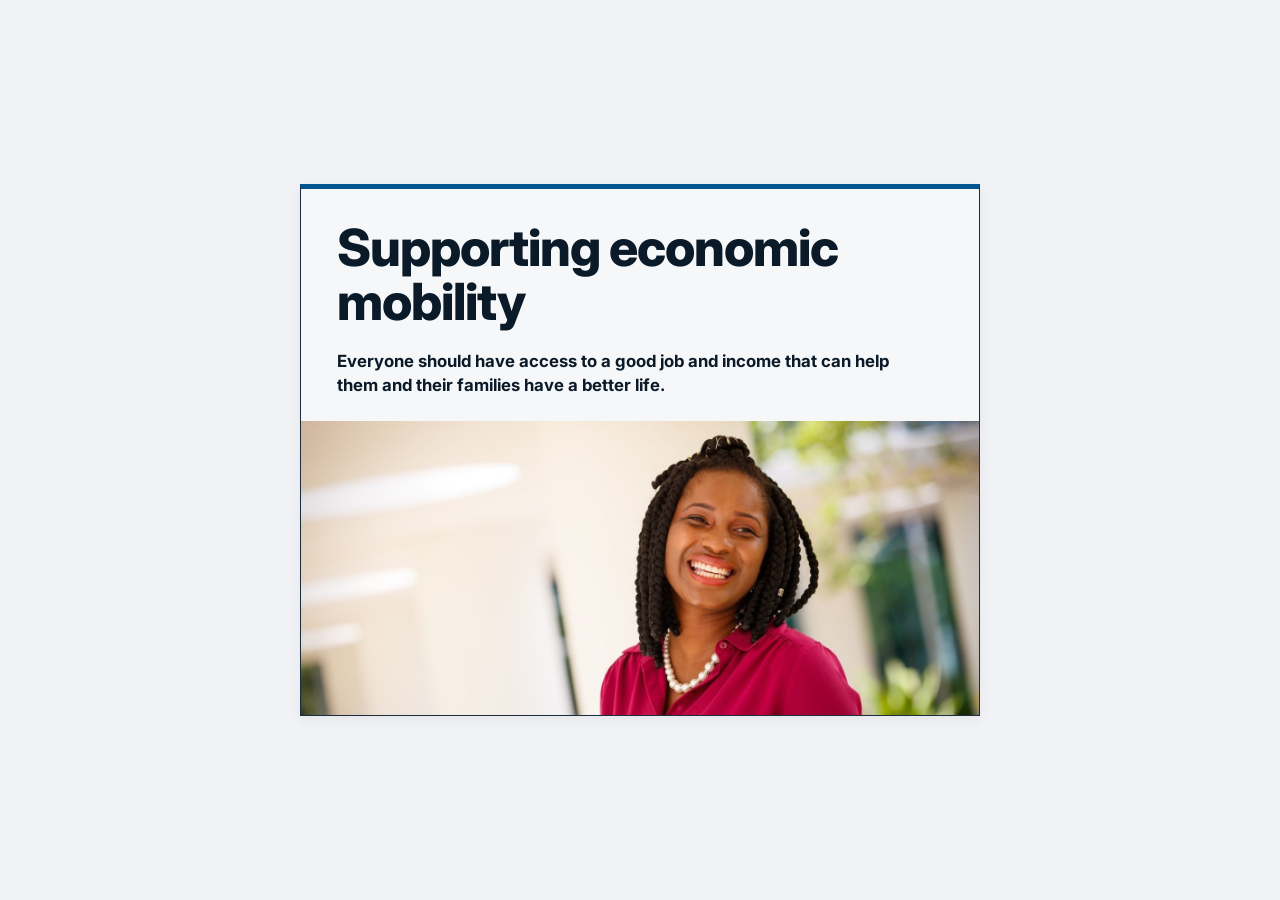
<file: Homework/ex-slide50.html>
<!DOCTYPE html>
<html lang="th">
<head>
  <meta charset="UTF-8">
  <meta name="viewport" content="width=device-width, initial-scale=1.0">
  <title>Supporting Economic Mobility</title>
  <!-- ดึงฟอนต์ Inter จาก Google Fonts -->
  <link rel="preconnect" href="https://fonts.googleapis.com">
  <link rel="preconnect" href="https://fonts.gstatic.com" crossorigin>
  <link href="https://fonts.googleapis.com/css2?family=Inter:wght@400;600;700;800;900&display=swap" rel="stylesheet">
  <link rel="stylesheet" href="ex-slide50.css">
</head>
<body>
  <main class="container">
    <!-- กล่องการ์ดหลัก -->
    <div class="card">
      <!-- ส่วนหัวของการ์ด ประกอบด้วยหัวข้อและรายละเอียด -->
      <div class="card-header">
        <h1 class="card-title">Supporting economic<br>mobility</h1>
        <p class="card-description">
          Everyone should have access to a good job and income that can help them and their families have a better life.
        </p>
      </div>
      <!-- ส่วนกล่องครอบรูปภาพด้านล่างการ์ด -->
      <div class="card-image-wrapper">
        <img src="slide50.jpg" alt="Supporting economic mobility - รูปภาพประกอบ" class="card-image">
      </div>
    </div>
  </main>
</body>
</html>
</file>
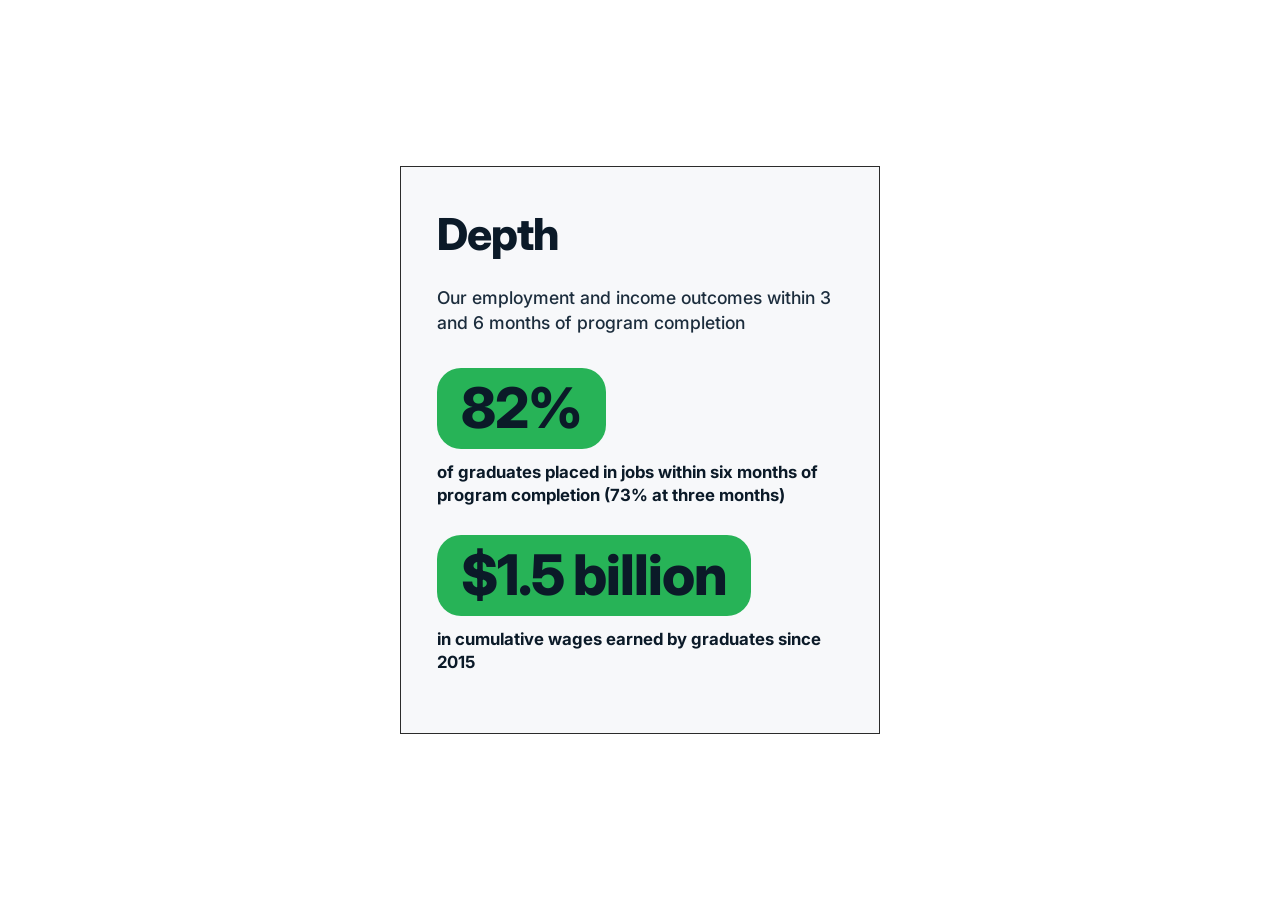
<file: Homework/ex-slide51.html>
<!DOCTYPE html>
<html lang="th">
<head>
  <meta charset="UTF-8">
  <meta name="viewport" content="width=device-width, initial-scale=1.0">
  <title>Depth - Outcomes</title>
  <!-- ดึงฟอนต์ Inter จาก Google Fonts -->
  <link rel="preconnect" href="https://fonts.googleapis.com">
  <link rel="preconnect" href="https://fonts.gstatic.com" crossorigin>
  <link href="https://fonts.googleapis.com/css2?family=Inter:wght@400;500;600;700;800;900&display=swap" rel="stylesheet">
  <!-- เชื่อมโยงไฟล์สไตล์ CSS -->
  <link rel="stylesheet" href="ex-slide51.css">
</head>
<body>
  <main class="container">
    <!-- การ์ดแสดงผลสถิติหลัก -->
    <div class="card">
      <h1 class="card-title">Depth</h1>
      <p class="card-subtitle">
        Our employment and income outcomes within 3 and 6 months of program completion
      </p>

      <!-- กลุ่มสถิติชุดที่ 1 -->
      <div class="stat-group">
        <div class="stat-pill">
          <span class="stat-number">82%</span>
        </div>
        <p class="stat-label">
          of graduates placed in jobs within six months of program completion (73% at three months)
        </p>
      </div>

      <!-- กลุ่มสถิติชุดที่ 2 -->
      <div class="stat-group">
        <div class="stat-pill">
          <span class="stat-number">$1.5 billion</span>
        </div>
        <p class="stat-label">
          in cumulative wages earned by graduates since 2015
        </p>
      </div>
    </div>
  </main>
</body>
</html>

<!-- อ้างอิงจากของคุณฉลามและคุณริน -- >
</file>
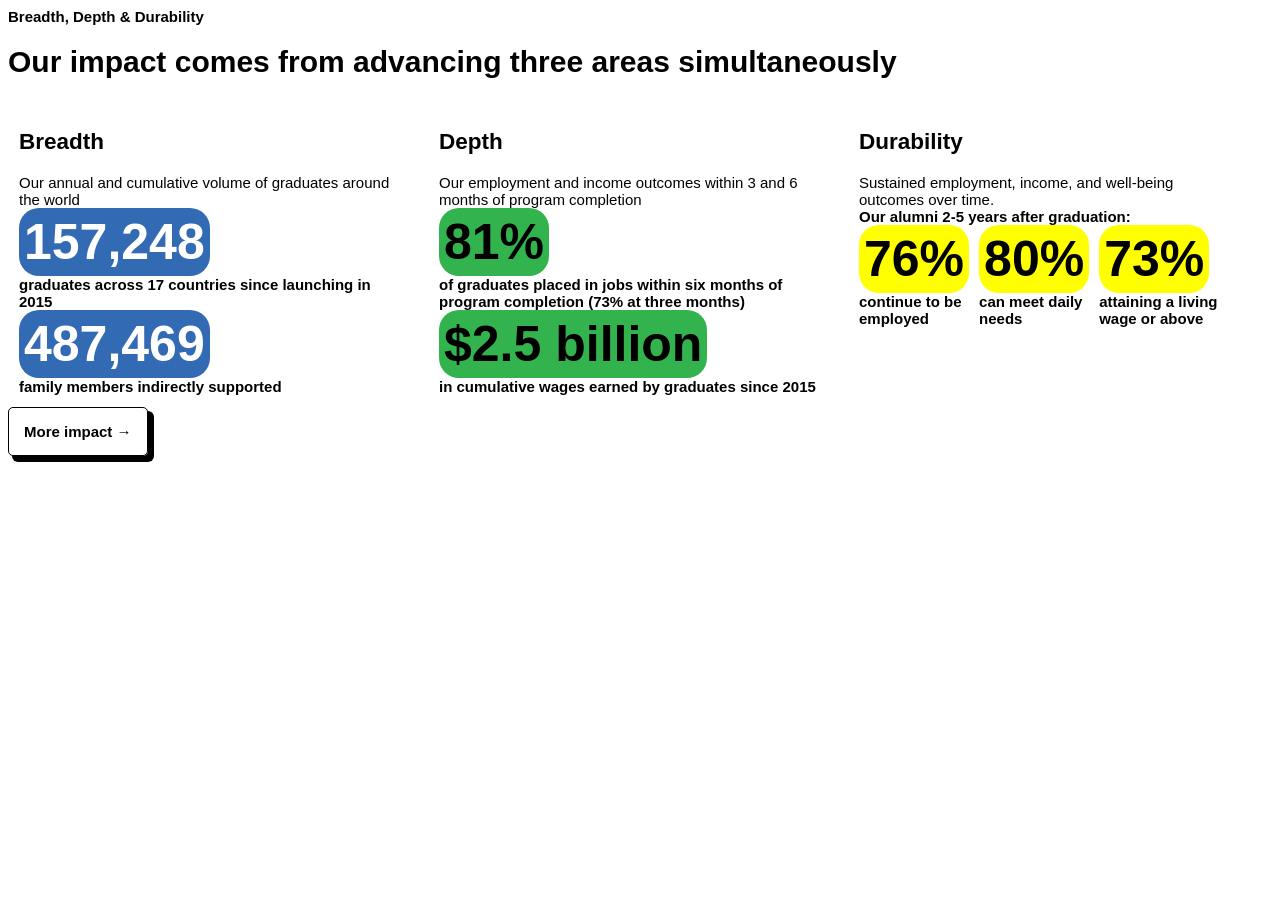
<file: Homework/ex-slide53.html>
<!doctype html>
<html lang="en">
  <head>
    <meta charset="UTF-8" />
    <meta name="viewport" content="width=device-width, initial-scale=1.0" />
    <title>Breadth, Depth & Durability</title>
    <link rel="stylesheet" href="ex-slide53.css".css" />
  </head>
  <body>
    <p> <strong> Breadth, Depth & Durability </strong></p>
    <h1>Our impact comes from advancing three areas simultaneously</h1>
    <div class="box">
      <div class="side">
        <h2>Breadth</h2>
        <p>Our annual and cumulative volume of graduates around the world</p>
        <div class="OB1"><strong>157,248</strong></div>
        <p class="textblod">graduates across 17 countries since launching in 2015</p>
        <div class="OB1"><strong>487,469</strong></div>
        <p class="textblod">family members indirectly supported</p>
      </div>

      <div class="side">
        <h2>Depth</h2>
        <p>
          Our employment and income outcomes within 3 and 6 months of program
          completion
        </p>
        <div class="OB2"><strong>81%</strong></div>
        <p class="textblod">
          of graduates placed in jobs within six months of program completion
          (73% at three months)
        </p>
        <div class="OB2"><strong>$2.5 billion</strong></div>
        <p class="textblod">in cumulative wages earned by graduates since 2015</p>
      </div>

      <div class="side">
        <h2>Durability</h2>
        <p>Sustained employment, income, and well-being outcomes over time.</p>
        <p><strong>Our alumni 2-5 years after graduation:</strong></p>
        <div class="side3box">
          <div>
            <div class="OB3"><strong>76%</strong></div>
            <p class="textblod">continue to be employed</p>
          </div>
          <div>
            <div class="OB3"><strong>80%</strong></div>
            <p class="textblod">can meet daily needs</p>
          </div>
          <div>
            <div class="OB3"><strong>73%</strong></div>
            <p class="textblod">attaining a living wage or above</p>
          </div>
        </div>
      </div>
    </div>
    <br />
    <a><strong>More impact &rarr;</strong></a>
  </body>
</html>
</file>
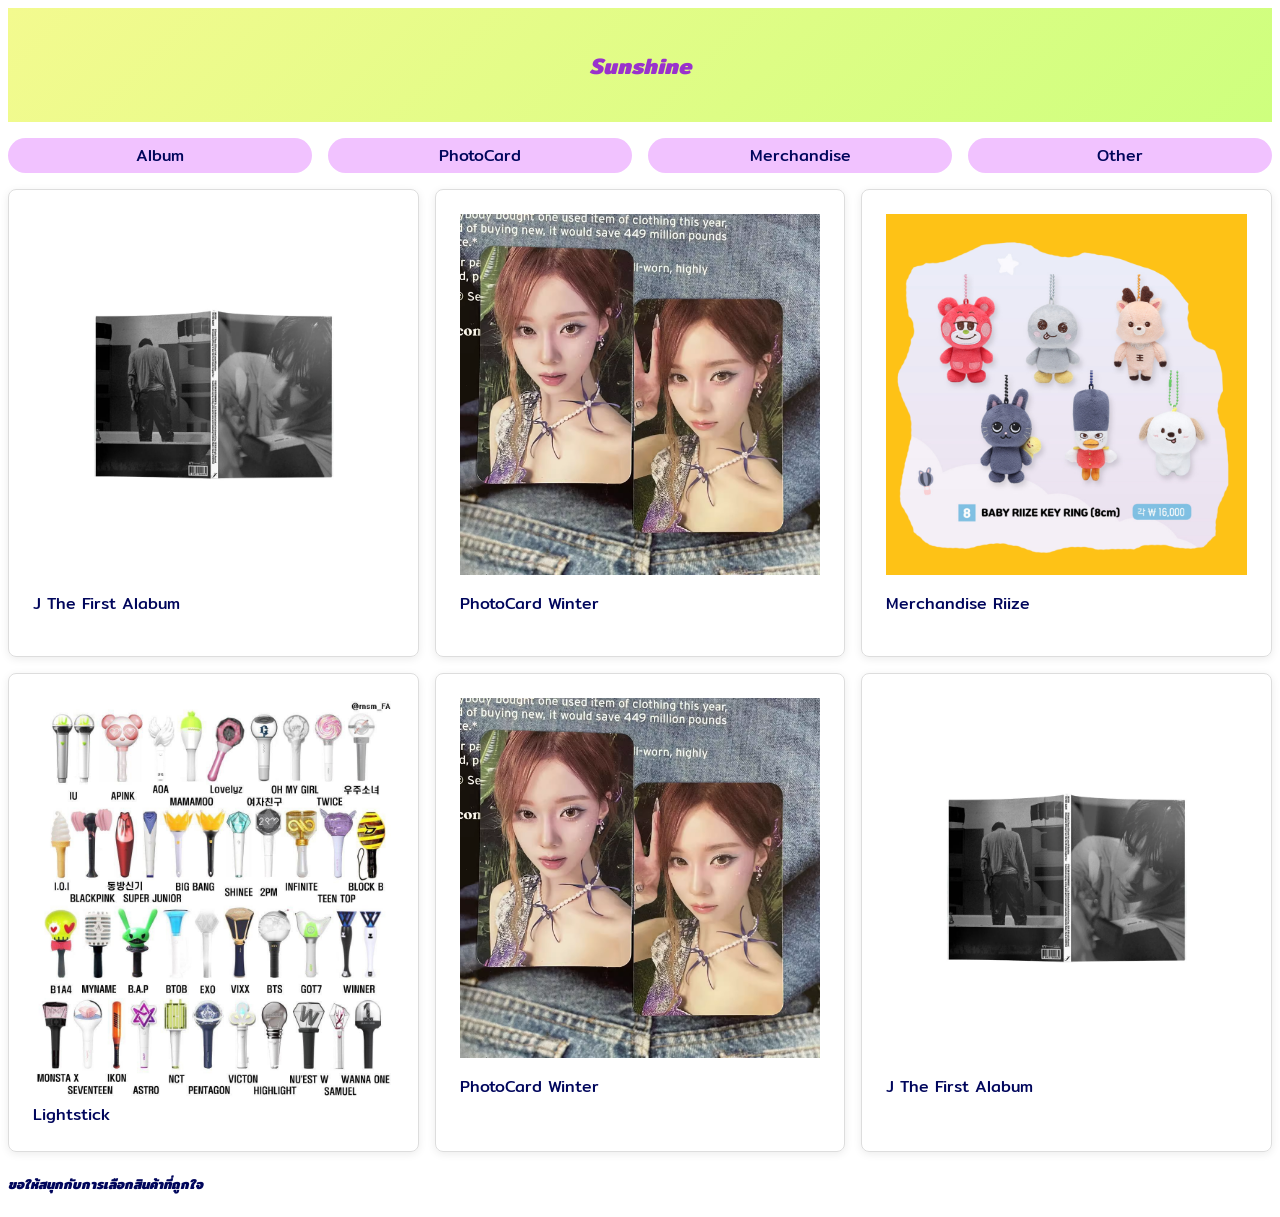
<file: html-css ex/exercises.html>
<!DOCTYPE html>
<html lang="en">
<head>
    <meta charset="UTF-8">
    <meta name="viewport" content="width=device-width, initial-scale=1.0">
    <title>Sunshine Market</title>
    <!-- ดึงฟอนต์ Mitr จาก Google Fonts -->
    <link rel="preconnect" href="https://fonts.googleapis.com">
    <link rel="preconnect" href="https://fonts.gstatic.com" crossorigin>
    <link href="https://fonts.googleapis.com/css2?family=Mitr:wght@200;300;400;500;600;700&display=swap" rel="stylesheet">
    <!-- เชื่อมโยงกับการใช้ไฟล์สไตล์ CSS -->
    <link rel="stylesheet" href="exercises.css">
</head>
<body>
    <div class="page_Header">
            <div class="page_one">
                <h3> <center><span style="color:darkorchid;">Sunshine</span> </center></h3>
            </div></div>
<p></p>
          <!--หัวเมนู -->   
            <div class="page_two">
                <div class="card-grid__item">Album</div>
                <div class="card-grid__item">PhotoCard</div>
                <div class="card-grid__item">Merchandise</div>
                <div class="card-grid__item">Other</div>
            </div>
<p></p>
        <!-- แนบรูปข้างในในbox -->    
            <div class="page_three">
                <div class="service-card">
            <img src="1st-album-j-j-ver.webp" alt="J Alabum - รูปภาพประกอบ" class="card-image" width="400" height="400">        
                    <p>J The First Alabum</p></div>
                <div class="service-card">
            <img src="winter.png" alt="wintercard - รูปภาพประกอบ" class="card-image" width="400" height="400">
                    <p>PhotoCard Winter</p></div>
                <div class="service-card">
            <img src="riize.jfif" alt="MDRiize - รูปภาพประกอบ" class="card-image" width="400" height="400">
                    <p>Merchandise Riize</p></div>
                <div class="service-card">
            <img src="lightstick.jpg" alt="lightstick - รูปภาพประกอบ" class="card-image" width="350" height="350">
                    Lightstick</div>
                <div class="service-card">
            <img src="winter.png" alt="wintercard - รูปภาพประกอบ" class="card-image" width="400" height="400">
                    <p>PhotoCard Winter</p></div>
                <div class="service-card">
            <img src="1st-album-j-j-ver.webp" alt="J Alabum - รูปภาพประกอบ" class="card-image" width="400" height="400">        
                    <p>J The First Alabum</p></div>
            </div>
            
            <div class="footer">
                <h5><span style="font-style: italic;">ขอให้สนุกกับการเลือกสินค้าที่ถูกใจ</span></h5>
            </div>
        </div>
</body>
</html>
</file>
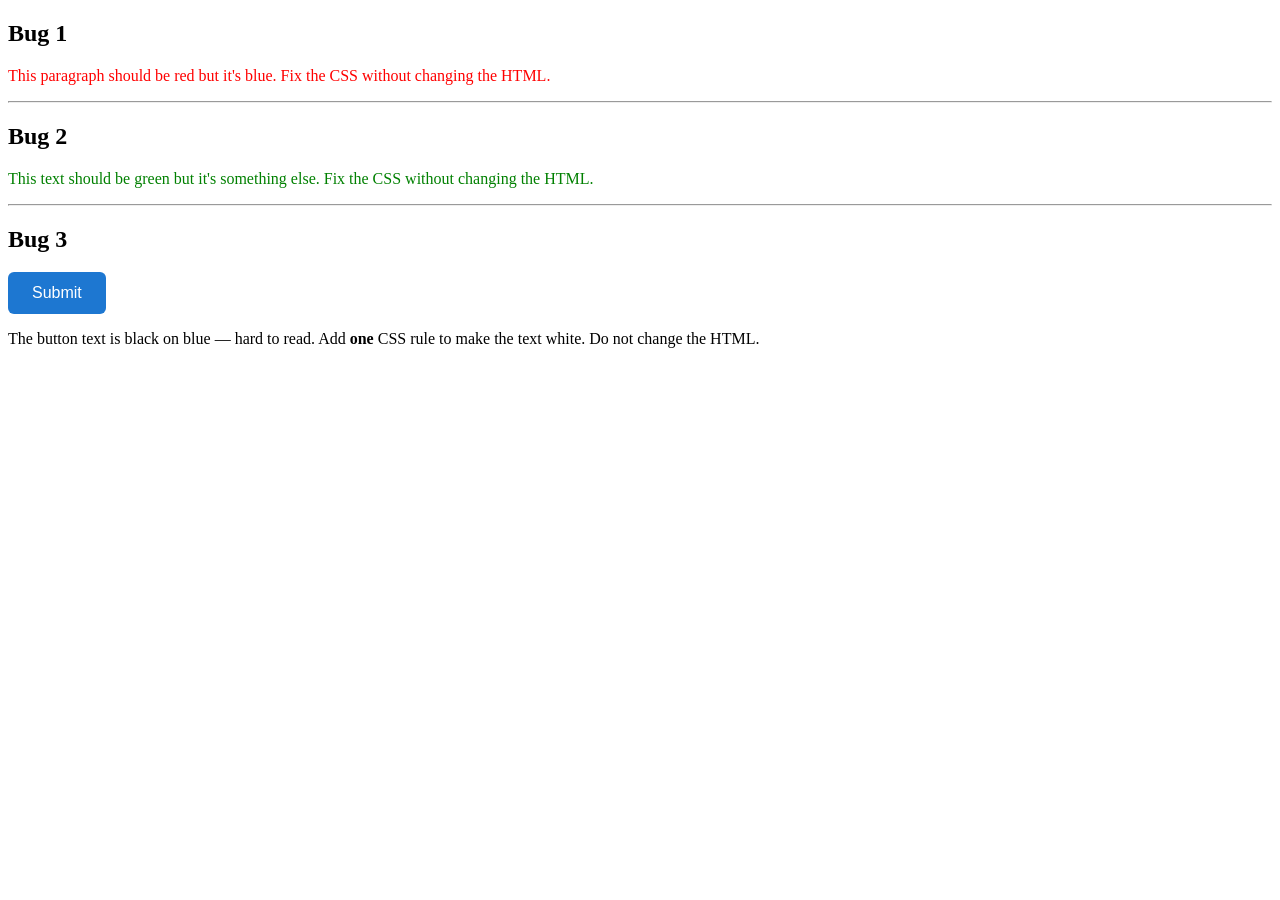
<file: css-ex/exercises/module-01-selectors/exercise-specificity.html>
<!DOCTYPE html>
<html lang="en">
<head>
  <meta charset="UTF-8">
  <meta name="viewport" content="width=device-width, initial-scale=1.0">
  <title>Debug — Specificity</title>
  <link rel="stylesheet" href="exercise-specificity.css">
</head>
<body>

  <section class="exercise">
    <h2>Bug 1</h2>
    <p class="highlight">This paragraph should be red but it's blue. Fix the CSS without changing the HTML.</p>
  </section>

  <hr>

  <section class="exercise">
    <h2>Bug 2</h2>
    <div class="card">
      <p id="special">This text should be green but it's something else. Fix the CSS without changing the HTML.</p>
    </div>
  </section>

  <hr>

  <section class="exercise">
    <h2>Bug 3</h2>
    <button class="btn">Submit</button>
    <p>The button text is black on blue — hard to read. Add <strong>one</strong> CSS rule to make the text white. Do not change the HTML.</p>
  </section>

</body>
</html>
</file>
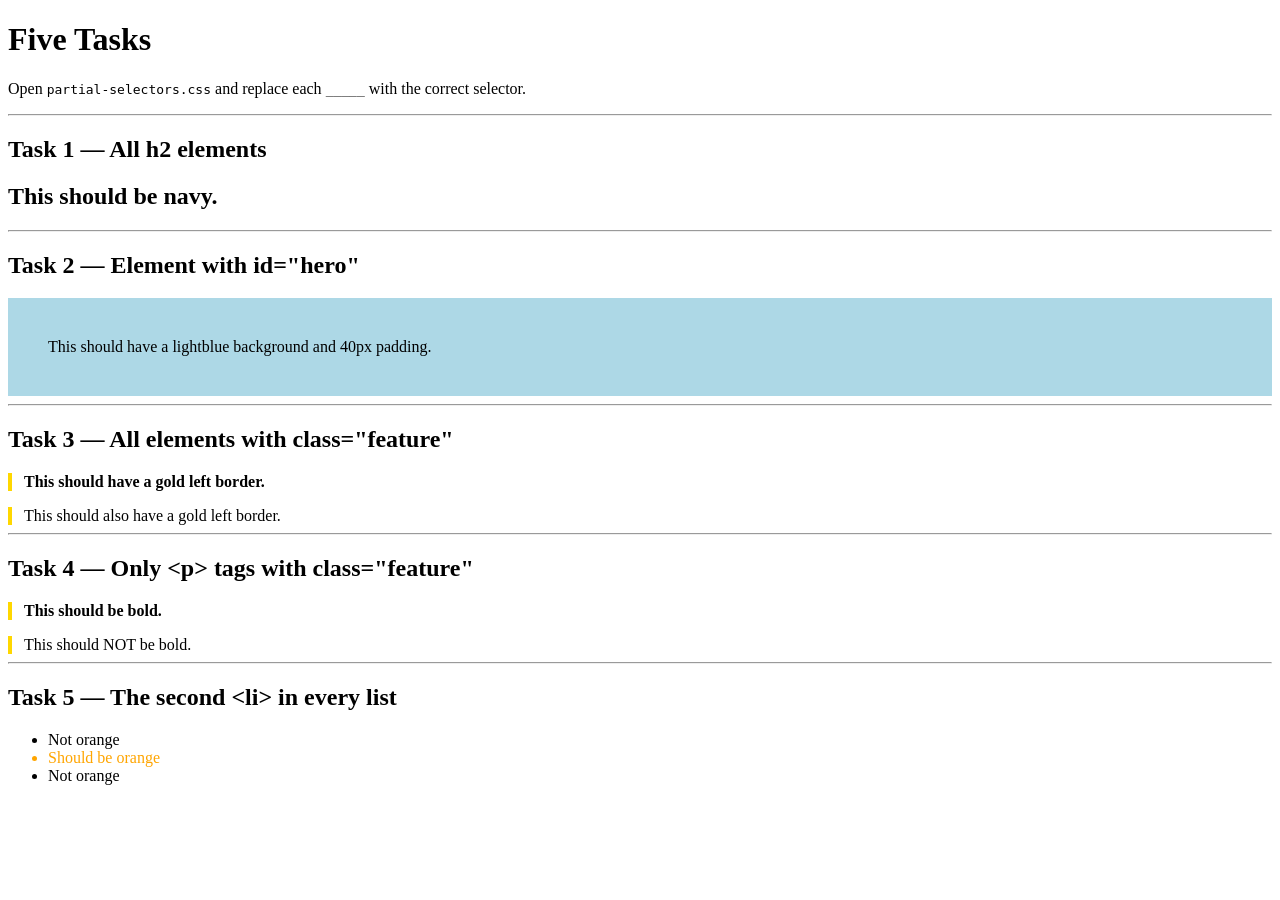
<file: css-ex/exercises/module-01-selectors/partial-selectors.html>
<!DOCTYPE html>
<html lang="en">
<head>
  <meta charset="UTF-8">
  <meta name="viewport" content="width=device-width, initial-scale=1.0">
  <title>Partial — Selectors</title>
  <link rel="stylesheet" href="partial-selectors.css">
</head>
<body>

  <h1>Five Tasks</h1>
  <p>Open <code>partial-selectors.css</code> and replace each <code>_____</code> with the correct selector.</p>

  <hr>

  <h2>Task 1 — All h2 elements</h2>
  <h2>This should be navy.</h2>

  <hr>

  <h2>Task 2 — Element with id="hero"</h2>
  <div id="hero">This should have a lightblue background and 40px padding.</div>

  <hr>

  <h2>Task 3 — All elements with class="feature"</h2>
  <p class="feature">This should have a gold left border.</p>
  <div class="feature">This should also have a gold left border.</div>

  <hr>

  <h2>Task 4 — Only &lt;p&gt; tags with class="feature"</h2>
  <p class="feature">This should be bold.</p>
  <div class="feature">This should NOT be bold.</div>

  <hr>

  <h2>Task 5 — The second &lt;li&gt; in every list</h2>
  <ul>
    <li>Not orange</li>
    <li>Should be orange</li>
    <li>Not orange</li>
  </ul>

</body>
</html>
</file>
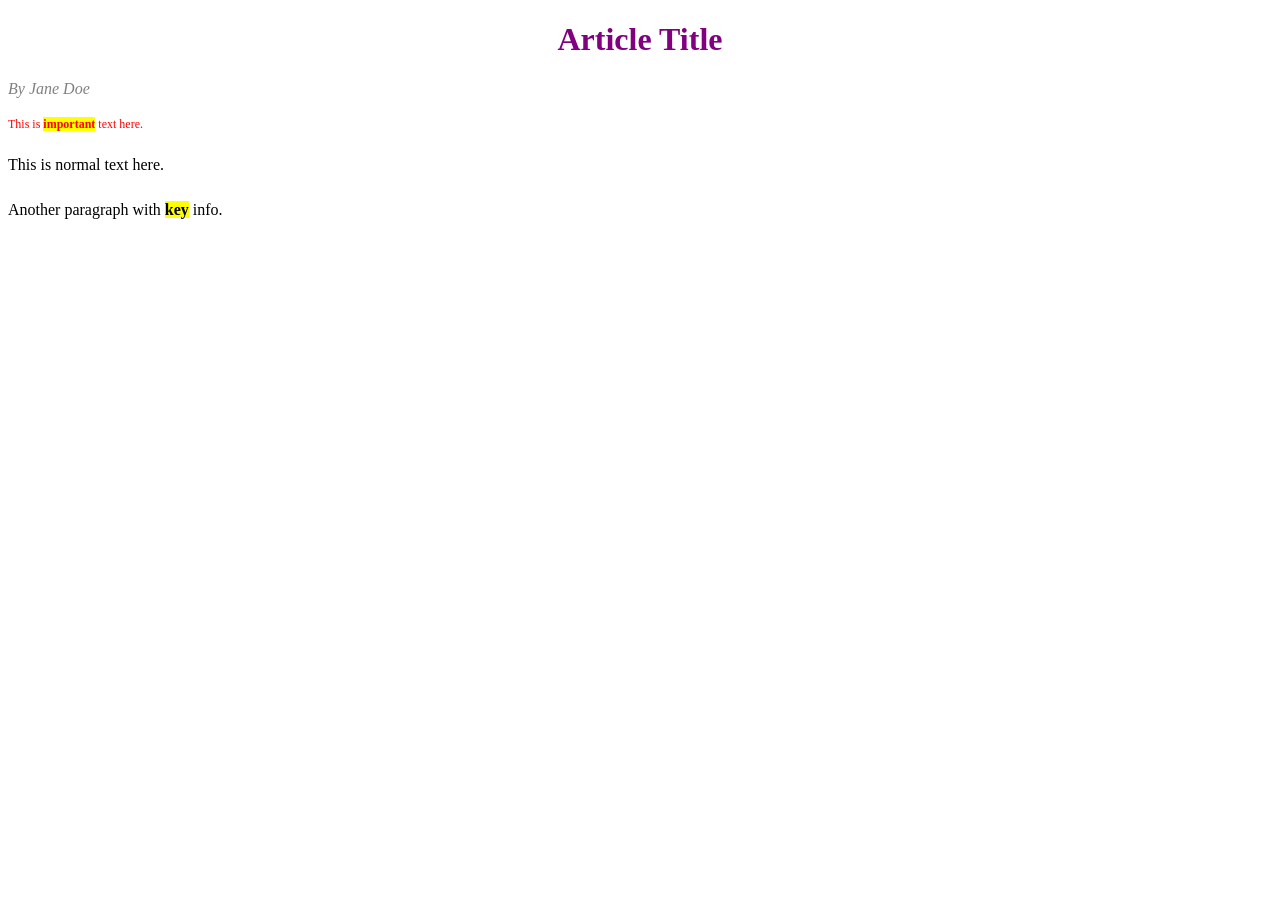
<file: css-ex/exercises/module-01-selectors/scratch-style-article.html>
<!DOCTYPE html>
<html lang="en">
<head>
  <meta charset="UTF-8">
  <meta name="viewport" content="width=device-width, initial-scale=1.0">
  <title>Scratch — Style an Article</title>
  <link rel="stylesheet" href="scratch-style-article.css">
</head>
<body>
  <h1>Article Title</h1>
  <p id="author">By Jane Doe</p>
  <div class="content">
    <p>This is <span class="highlight">important</span> text here.</p>
    <p>This is <span>normal</span> text here.</p>
    <p>Another paragraph with <span class="highlight">key</span> info.</p>
  </div>
</body>
</html>
</file>
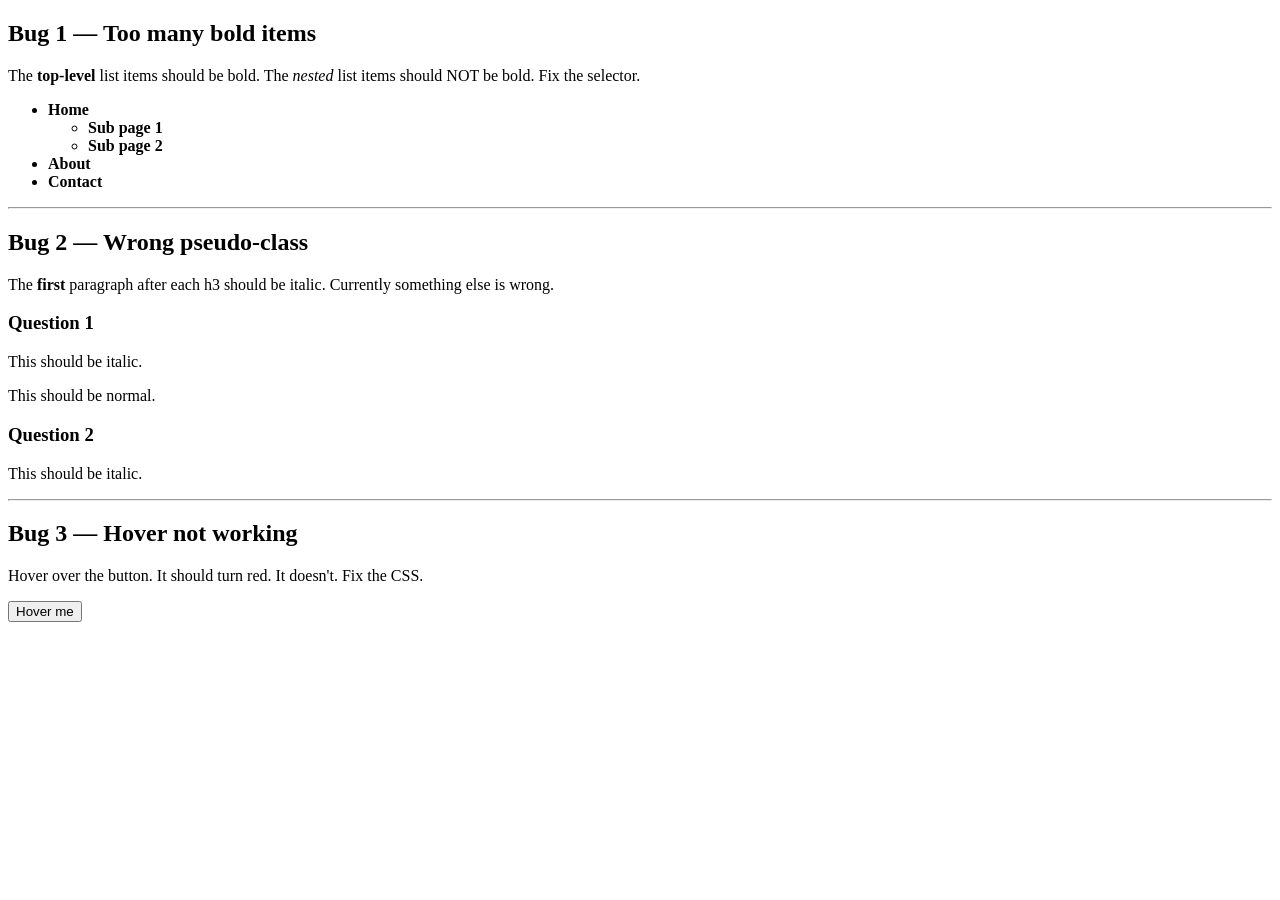
<file: css-ex/exercises/module-02-combinators/exercise-combinators.html>
<!DOCTYPE html>
<html lang="en">
<head>
  <meta charset="UTF-8">
  <meta name="viewport" content="width=device-width, initial-scale=1.0">
  <title>Debug — Combinators</title>
  <link rel="stylesheet" href="exercise-combinators.css">
</head>
<body>

  <section class="exercise">
    <h2>Bug 1 — Too many bold items</h2>
    <p>The <strong>top-level</strong> list items should be bold. The <em>nested</em> list items should NOT be bold. Fix the selector.</p>
    <ul class="nav">
      <li>Home
        <ul>
          <li>Sub page 1</li>
          <li>Sub page 2</li>
        </ul>
      </li>
      <li>About</li>
      <li>Contact</li>
    </ul>
  </section>

  <hr>

  <section class="exercise">
    <h2>Bug 2 — Wrong pseudo-class</h2>
    <p>The <strong>first</strong> paragraph after each h3 should be italic. Currently something else is wrong.</p>
    <div class="faq">
      <h3>Question 1</h3>
      <p>This should be italic.</p>
      <p>This should be normal.</p>
      <h3>Question 2</h3>
      <p>This should be italic.</p>
    </div>
  </section>

  <hr>

  <section class="exercise">
    <h2>Bug 3 — Hover not working</h2>
    <p>Hover over the button. It should turn red. It doesn't. Fix the CSS.</p>
    <button class="btn-hover">Hover me</button>
  </section>

</body>
</html>
</file>
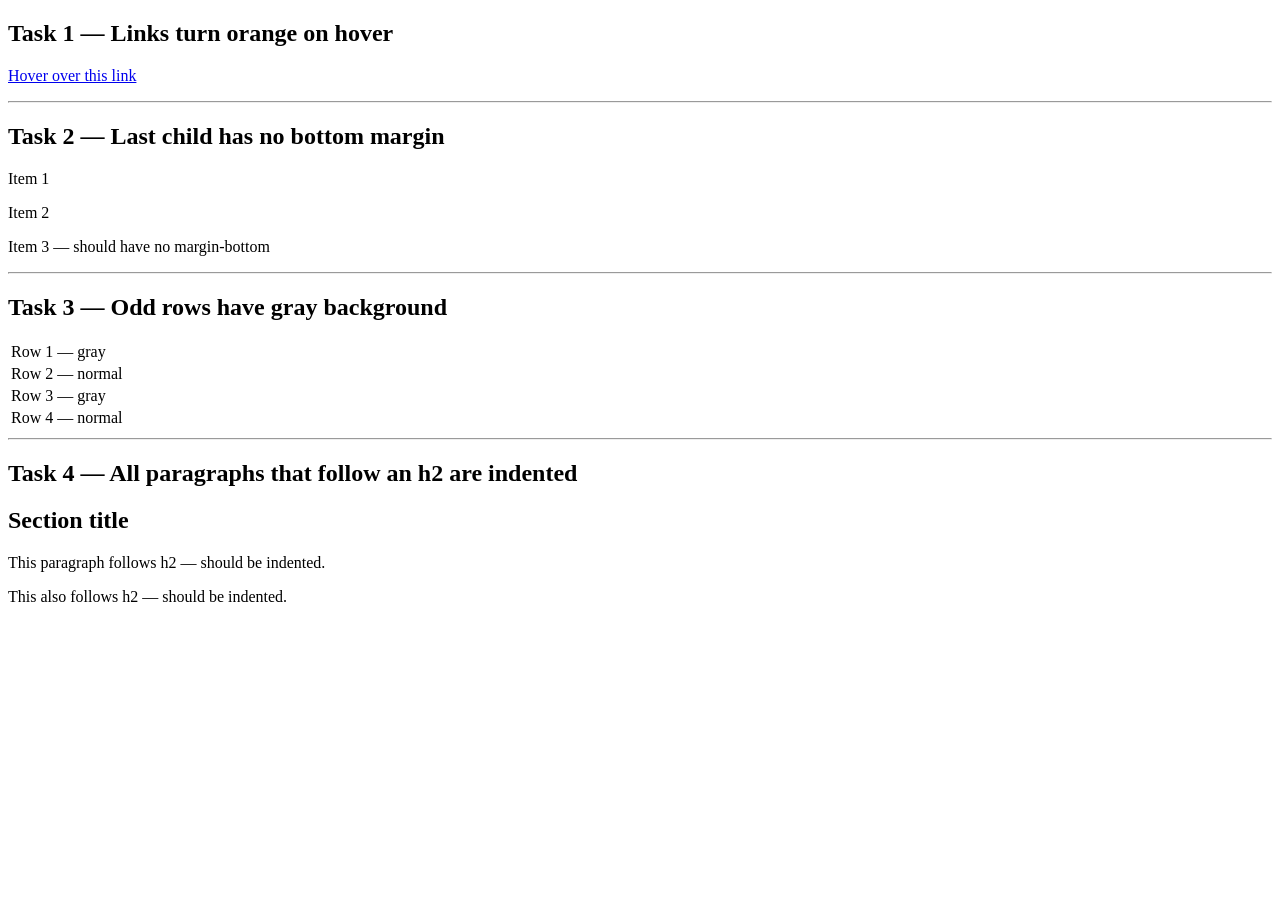
<file: css-ex/exercises/module-02-combinators/partial-pseudo.html>
<!DOCTYPE html>
<html lang="en">
<head>
  <meta charset="UTF-8">
  <meta name="viewport" content="width=device-width, initial-scale=1.0">
  <title>Partial — Pseudo-classes</title>
  <link rel="stylesheet" href="partial-pseudo.css">
</head>
<body>

  <h2>Task 1 — Links turn orange on hover</h2>
  <p><a href="#">Hover over this link</a></p>

  <hr>

  <h2>Task 2 — Last child has no bottom margin</h2>
  <div class="list">
    <p>Item 1</p>
    <p>Item 2</p>
    <p>Item 3 — should have no margin-bottom</p>
  </div>

  <hr>

  <h2>Task 3 — Odd rows have gray background</h2>
  <table>
    <tr><td>Row 1 — gray</td></tr>
    <tr><td>Row 2 — normal</td></tr>
    <tr><td>Row 3 — gray</td></tr>
    <tr><td>Row 4 — normal</td></tr>
  </table>

  <hr>

  <h2>Task 4 — All paragraphs that follow an h2 are indented</h2>
  <h2>Section title</h2>
  <p>This paragraph follows h2 — should be indented.</p>
  <p>This also follows h2 — should be indented.</p>

</body>
</html>
</file>
<file: boxmodel/style.css>
.container {
  display: flex;
  flex-direction: column;
  justify-content: space-between;
  height: 800px;
  flex-wrap: wrap;

}
.box {
  width: 200px;
  height: 200px;
  background-color: blue;
  font: bold;
  color: white;
  font-size: 42px;
}
</file>
<file: html-css project/style.css>
body {
  font-family: 'mitr', sans-serif;
  color: #00065c;
  background-color: #faefe6;
}

.page_Header {
    font-style: italic;
    font-size: larger ;
    background:#f7dcff;
    border-bottom: 1px solid var(--line);
    padding: 13px 60px 13px;
}

/*เมนู*/
.page_two {
  display: flex;
  flex-wrap: wrap;
  gap: 20px;
  justify-content: center;
}
.page_two {
  display: flex;
  gap: 16px;
  transition: transform 0.3s ease, box-shadow 0.3s ease;
}
.card-grid__item:hover {
  box-shadow: 0 8px 16px rgba(0, 0, 0, 0.15);
  transform: translateX(-4px);
  transition: all 0.4s;
}

/*รายการสินค้า*/
.page_three {
  display: flex;
  flex-wrap: wrap;
  gap: 20px;
  justify-content: center;
}
.page_three {
  display: flex;
  gap: 16px;
  transition: transform 0.3s ease, box-shadow 0.3s ease;
}
.card-grid__item {
  flex: 1;
  background: #f1c2ff;
  padding: 5px;
  text-align: center;
  border-radius: 999px;
}
.service-grid {
  display: flex;
  flex-wrap: wrap;
  gap: 20px;
  justify-content: center;
}
.service-card {
  flex: 300px;
  border: 1px solid #ddd;
  border-radius: 8px;
  padding: 24px;
  box-shadow: 0 2px 8px rgba(0, 0, 0, 0.08);
  transition: transform 0.3s ease, box-shadow 0.3s ease;
}
.card-title {
  font-size: 3.2rem;
  font-weight: 800;
  line-height: 1.05;
  color: #0b1a28;
  letter-spacing: -0.02em;
  margin-bottom: 20px;
}
.card-image {
  width: 100%;
  height: auto;
  display: block;
  object-fit: cover;
}
.service-card:hover {
  box-shadow: 0 8px 16px rgba(0, 0, 0, 0.15);
  transform: translateY(-4px);
  transition: all 0.4s;
}

/*footer*/


@media (min-width: 768px) {
    .card-container {
        flex-direction: row; /* เปลี่ยนเป็นเรียงนอนข้างๆ กัน */
    }
    
    .card {
        flex: 1; /* แบ่งพื้นที่ความกว้างเท่าๆ กัน (2 คอลัมน์) */
    }
}
</file>
<file: css-ex/exercises/capstone-restaurant/style.css>
/* ============================================
   🏆 CAPSTONE — RESTAURANT MENU
   Write ALL CSS from scratch.
   
   The HTML is complete with BEM naming.
   Your job: style everything.

   REQUIREMENTS:
   1. CSS Reset (* { box-sizing: border-box; margin: 0; padding: 0; })
   2. body — font-family sans-serif, background #faf8f5, color #333
   3. .header — text-align center, padding 60px 20px 40px, background #2d3436, color white
      .header__title — font-size 2.5rem, letter-spacing 1px
      .header__subtitle — font-style italic, color #b2bec3, margin-top 8px
   
   4. .nav — display flex, justify-content center, gap 24px, padding 16px, 
      position sticky, top 0, background white, box-shadow, z-index 10
      .nav__link — text-decoration none, color #555, font-weight 600
      .nav__link:hover — color #e17055
   
   5. .menu — max-width 900px, margin auto, padding 40px 20px
      .menu__heading — font-size 1.8rem, margin-bottom 24px, border-bottom 2px solid #e17055, 
      padding-bottom 8px
      .menu__grid — display flex, flex-wrap wrap, gap 24px, justify-content center
   
   6. .menu-item — flex 1 1 260px, border 1px solid #e0e0e0, border-radius 8px, 
      padding 24px, background white, position relative
      .menu-item:hover — box-shadow 0 4px 16px rgba(0,0,0,0.1), translateY -4px, 
      transition all 0.2s ease
      .menu-item__name — font-size 1.2rem, margin-bottom 8px
      .menu-item__desc — color #777, font-size 0.9rem, line-height 1.5, margin-bottom 12px
      .menu-item__price — font-weight bold, color #e17055, font-size 1.1rem
      .menu-item__badge — position absolute, top 8px, right 8px, background #e17055, 
      color white, padding 4px 10px, font-size 0.75rem, border-radius 4px, font-weight bold
      .menu-item__badge--sold — background #636e72
   
   7. .footer — text-align center, padding 32px, background #2d3436, color white, margin-top 40px
      .footer__text — font-size 0.9rem, color #b2bec3
   
   8. RESPONSIVE:
      At max-width: 600px, make .menu__grid flex-direction column
      At max-width: 600px, reduce .header padding
   ============================================ */
</file>
<file: Homework/ex-slide50.css>
/* รีเซ็ตค่า Margin, Padding และกำหนด Box Model มาตรฐาน */
* {
  box-sizing: border-box;
  margin: 0;
  padding: 0;
}

/* กำหนดสไตล์หลักของตัวเอกสารและการวางตำแหน่งกลางหน้าจอ */
body {
  font-family: 'Inter', 'Segoe UI', sans-serif;
  background-color: #f0f2f5; /* สีพื้นหลังของหน้าเว็บ */
  color: #0b1a28;            /* สีข้อความหลัก */
  display: flex;
  justify-content: center;   /* จัดการ์ดให้อยู่กลางแนวนอน */
  align-items: center;       /* จัดการ์ดให้อยู่กลางแนวตั้ง */
  min-height: 100vh;
  padding: 20px;
}

/* กล่องครอบการ์ดจำกัดความกว้างสูงสุด */
.container {
  width: 100%;
  max-width: 680px;
}

/* ตัวโครงสร้างการ์ดพร้อมขอบและเส้นแถบสีน้ำเงินด้านบน */
.card {
  border: 1px solid #1c2d3d;     /* เส้นขอบรอบการ์ด */
  border-top: 5px solid #005691; /* แถบเส้นสีน้ำเงินหนาด้านบน */
  background-color: #ffffff;
  box-shadow: 0 4px 12px rgba(0, 0, 0, 0.05); /* เงาบางๆ เพิ่มมิติ */
}

/* ส่วนหัวของการ์ด */
.card-header {
  background-color: #f6f7f8;     /* สีพื้นหลังสีเทาอ่อนส่วนหัว */
  padding: 32px 36px 24px 36px;  /* ระยะขอบภายในส่วนหัว */
}

/* หัวข้อหลัก */
.card-title {
  font-size: 3.2rem;
  font-weight: 800;
  line-height: 1.05;
  color: #0b1a28;
  letter-spacing: -0.02em;
  margin-bottom: 20px;
}

/* ข้อความอธิบายรายละเอียด */
.card-description {
  font-size: 1.05rem;
  font-weight: 700;
  line-height: 1.45;
  color: #0b1a28;
  max-width: 580px;
}

/* กล่องหุ้มรูปภาพเพื่อลบช่องว่างใต้ภาพ */
.card-image-wrapper {
  width: 100%;
  line-height: 0;
}

/* รูปภาพประกอบวางเต็มความกว้าง */
.card-image {
  width: 100%;
  height: auto;
  display: block;
  object-fit: cover;
}

/* อ้างอิงจากคุณฉลาม */
</file>
<file: Homework/ex-slide51.css>
/* รีเซ็ตค่า Margin, Padding และ Box Model */
* {
  box-sizing: border-box;
  margin: 0;
  padding: 0;
}

/* กำหนดสไตล์หลักของตัวเอกสารและการวางตำแหน่งกลางหน้าจอ */
body {
  font-family: 'Inter', 'Segoe UI', sans-serif;
  background-color: #ffffff;
  color: #0b1a28;
  display: flex;
  justify-content: center;   /* จัดการ์ดให้อยู่กลางแนวนอน */
  align-items: center;       /* จัดการ์ดให้อยู่กลางแนวตั้ง */
  min-height: 100vh;
  padding: 20px;
}

/* กล่องครอบการ์ดจำกัดความกว้างสูงสุด */
.container {
  width: 100%;
  max-width: 480px;
}

/* ตัวการ์ดแสดงสถิติ */
.card {
  background-color: #f7f8fa; /* สีพื้นหลังการ์ดสีเทาอ่อน */
  border: 1px solid #2b2b2b;  /* เส้นขอบสีเข้ม */
  padding: 40px 36px 60px 36px;
}

/* หัวข้อหลัก */
.card-title {
  font-size: 2.75rem;
  font-weight: 800;
  color: #0b1a28;
  letter-spacing: -0.02em;
  margin-bottom: 24px;
}

/* คำอธิบายรอง */
.card-subtitle {
  font-size: 1.1rem;
  font-weight: 500;
  line-height: 1.45;
  color: #1c2d3d;
  margin-bottom: 32px;
  max-width: 400px;
}

/* กลุ่มบล็อกสถิติ */
.stat-group {
  margin-bottom: 28px;
}

.stat-group:last-child {
  margin-bottom: 0;
}

/* ป้ายแคปซูลสีเขียวล้อมรอบตัวเลข */
.stat-pill {
  display: inline-block;
  background-color: #27b357; /* สีพื้นหลังแคปซูลสีเขียวสด */
  border-radius: 24px;       /* ทำมุมโค้งมนทรงแคปซูล */
  padding: 10px 24px;
  margin-bottom: 12px;
}

/* ตัวเลขสถิติขนาดใหญ่ */
.stat-number {
  font-size: 3.5rem;
  font-weight: 800;
  color: #0b1a28;
  line-height: 1.1;
  letter-spacing: -0.02em;
}

/* ข้อความอธิบายใต้สถิติ */
.stat-label {
  font-size: 1.05rem;
  font-weight: 700;
  line-height: 1.35;
  color: #0b1a28;
  max-width: 400px;
}

/* อ้างอิงจากคุณฉลาม */
</file>
<file: Homework/ex-slide53.css>
*{
    box-sizing: border-box;
}

body{
    font-family: Arial, Helvetica, sans-serif;
    font-size: 15px;
}
p{
    margin: 0%;
}

.box {
    display: flex;
    flex-direction: row;
    gap: 20px;
    padding: 1px;
  
}

.side{
    width: 400px ;
    height: auto;
    /* border: black 1px solid;/ */
    padding: 10px;
}

.side3box {
     display: flex;
    flex-direction: row;
    gap: 10px;

}


.OB1{
    display: inline-block ;
    background-color: #326ab3;
    border-radius: 20px;
    color: white;
    font-size: 50px;
    padding: 5px;
    width: fit-content;
}

.OB2{
    display:inline-block ;
    background-color: #32b34d;
    border-radius: 20px;
    font-size: 50px;
    padding: 5px;
    margin:0%;
    width: fit-content;
}

.OB3{
    display: inline-block;
    background-color:yellow;
    border-radius: 20px;
    font-size: 50px;
    padding: 5px;
    margin:0%;
    
}

a{
    border: black 1px solid;
    box-shadow: 5px 5px 0px 1px rgba(0, 0, 0, 1.00);
    border-radius: 5px;
    padding: 15px;
    font-size: 15px;
}

.textblod{
    font-weight: 700   ;
}


/* ทำพร้อมเพื่อนๆใน discord คุณมาร์คเป็นคนนำ */
</file>
<file: html-css ex/exercises.css>
body {
  font-family: 'mitr', sans-serif;
  color: #00065c;
}

.page_Header {
    font-style: italic;
    font-size: larger ;
    background: linear-gradient(135deg, #f3fa8f 0%, #ceff7e 100%);
    border-bottom: 1px solid var(--line);
    padding: 18px 0 16px;
}

/*หัวเมนู*/
.page_two {
  display: flex;
  flex-wrap: wrap;
  gap: 20px;
  justify-content: center;
}
.page_two {
  display: flex;
  gap: 16px;
  transition: transform 0.3s ease, box-shadow 0.3s ease;
}
.card-grid__item:hover {
  box-shadow: 0 8px 16px rgba(0, 0, 0, 0.15);
  transform: translateX(-4px);
  transition: all 0.4s;
}

/*รายการสินค้า*/
.page_three {
  display: flex;
  flex-wrap: wrap;
  gap: 20px;
  justify-content: center;
}
.page_three {
  display: flex;
  gap: 16px;
  transition: transform 0.3s ease, box-shadow 0.3s ease;
}
.card-grid__item {
  flex: 1;
  background: #f1c2ff;
  padding: 5px;
  text-align: center;
  border-radius: 999px;
}
.service-grid {
  display: flex;
  flex-wrap: wrap;
  gap: 20px;
  justify-content: center;
}
.service-card {
  flex: 300px;
  border: 1px solid #ddd;
  border-radius: 8px;
  padding: 24px;
  box-shadow: 0 2px 8px rgba(0, 0, 0, 0.08);
  transition: transform 0.3s ease, box-shadow 0.3s ease;
}
.card-title {
  font-size: 3.2rem;
  font-weight: 800;
  line-height: 1.05;
  color: #0b1a28;
  letter-spacing: -0.02em;
  margin-bottom: 20px;
}
.card-image {
  width: 100%;
  height: auto;
  display: block;
  object-fit: cover;
}
.service-card:hover {
  box-shadow: 0 8px 16px rgba(0, 0, 0, 0.15);
  transform: translateY(-4px);
  transition: all 0.4s;
}

/*footer*/


@media (min-width: 768px) {
    .card-container {
        flex-direction: row; /* เปลี่ยนเป็นเรียงนอนข้างๆ กัน */
    }
    
    .card {
        flex: 1; /* แบ่งพื้นที่ความกว้างเท่าๆ กัน (2 คอลัมน์) */
    }
}
</file>
<file: css-ex/exercises/module-01-selectors/exercise-specificity.css>
/* ============================================
   DEBUG — SPECIFICITY
   Three CSS bugs for you to fix.
   Rules: Do NOT modify the HTML file.
   ============================================ */


/* --- Bug 1 ---
   Goal: The paragraph with class "highlight" should be red.
   Problem: It's blue right now.
   Fix: remove the extra specificity from the first selector.
*/

p.highlight {
  color: blue;
}

p.highlight {
  color: red;
}


/* --- Bug 2 ---
   Goal: The paragraph with id="special" inside .card should be green.
   Problem: A more specific selector is overriding #special.
   Fix: remove the extra specificity from the first selector.
*/

.card p#special {
  color: black;
}

.card p#special {
  color: green;
}


/* --- Bug 3 ---
   Goal: The button text should be white on the blue background.
   Current: Button has color: black.
   Add ONE new rule to .btn below to make text white.
   Do not remove the existing color rule.
*/

.btn {
  color: black;
  color: white;
  background: #1d77d1;
  padding: 12px 24px;
  border: none;
  border-radius: 6px;
  font-size: 1rem;
}
</file>
<file: css-ex/exercises/module-01-selectors/partial-selectors.css>
/* ============================================
   PARTIAL — SELECTORS
   Replace each _____ with the correct selector.
   ============================================ */


/* Task 1 — Select all h2 elements */
้h2 {
  color: navy;
}


/* Task 2 — Select the element with id="hero" */
#hero {
  background: lightblue;
  padding: 40px;
}


/* Task 3 — Select ALL elements with class="feature" */
.feature {
  border-left: 4px solid gold;
  padding-left: 12px;
}


/* Task 4 — Select only <p> tags that have class="feature" */
p.feature {
  font-weight: bold;
}


/* Task 5 — Select only the second <li> in every <ul> */
li:nth-child(2) {
  color: orange;
}
</file>
<file: css-ex/exercises/module-01-selectors/scratch-style-article.css>
/* ============================================
   SCRATCH — STYLE AN ARTICLE
   Write all CSS from scratch.
   
   TASKS:
   1. h1 — deep purple, centered text
   2. Element with id="author" — italic, gray color
   3. All paragraphs inside .content — line-height of 1.8
   4. All span elements with class="highlight" — bold, yellow background
   5. First letter of every paragraph — 2x font size, red
   ============================================ */

h1 {
   color: purple;
   text-align: center;
}

#author {
   font-style: italic;
   color: gray
}

.content p {
   line-height: 1.8;
}

span.highlight {
   font-weight: bold;
   background-color: yellow;
}

p:nth-child(1) {
   color: red;
   font-size: 12px;
}
</file>
<file: css-ex/exercises/module-02-combinators/exercise-combinators.css>
/* ============================================
   DEBUG — COMBINATORS & PSEUDO-CLASSES
   Fix the CSS. Do NOT modify the HTML file.
   ============================================ */


/* --- Bug 1 ---
   Goal: Only top-level li items should be bold.
   Current: ALL li items including nested ones are bold.
   Fix the descendant selector to use a child selector instead.
*/

.nav li {
  font-weight: bold;
}


/* --- Bug 2 ---
   Goal: The first paragraph AFTER each h3 should be italic.
   Current: Something is wrong — all or none are italic.
   Fix the selector.
*/

h3 p {
  font-style: italic;
}


/* --- Bug 3 ---
   Goal: Hovering the button should turn its background red.
   Current: Nothing happens on hover.
   Fix the selector.
*/

.btn-hover hover {
  background: red;
  color: white;
}
</file>
<file: css-ex/exercises/module-02-combinators/partial-pseudo.css>
/* ============================================
   PARTIAL — PSEUDO-CLASSES
   Replace each _____ with the correct selector.
   ============================================ */


/* Task 1 — All <a> links should turn orange when hovered */
_____ {
  color: orange;
}


/* Task 2 — The last <p> inside .list should have margin-bottom: 0 */
.list _____ {
  margin-bottom: 0;
}


/* Task 3 — Odd <tr> rows should have background: #f5f5f5 */
_____ {
  background: #f5f5f5;
}


/* Task 4 — All <p> elements that are siblings of (follow) an <h2> should have margin-left: 20px */
_____ {
  margin-left: 20px;
}
</file>
